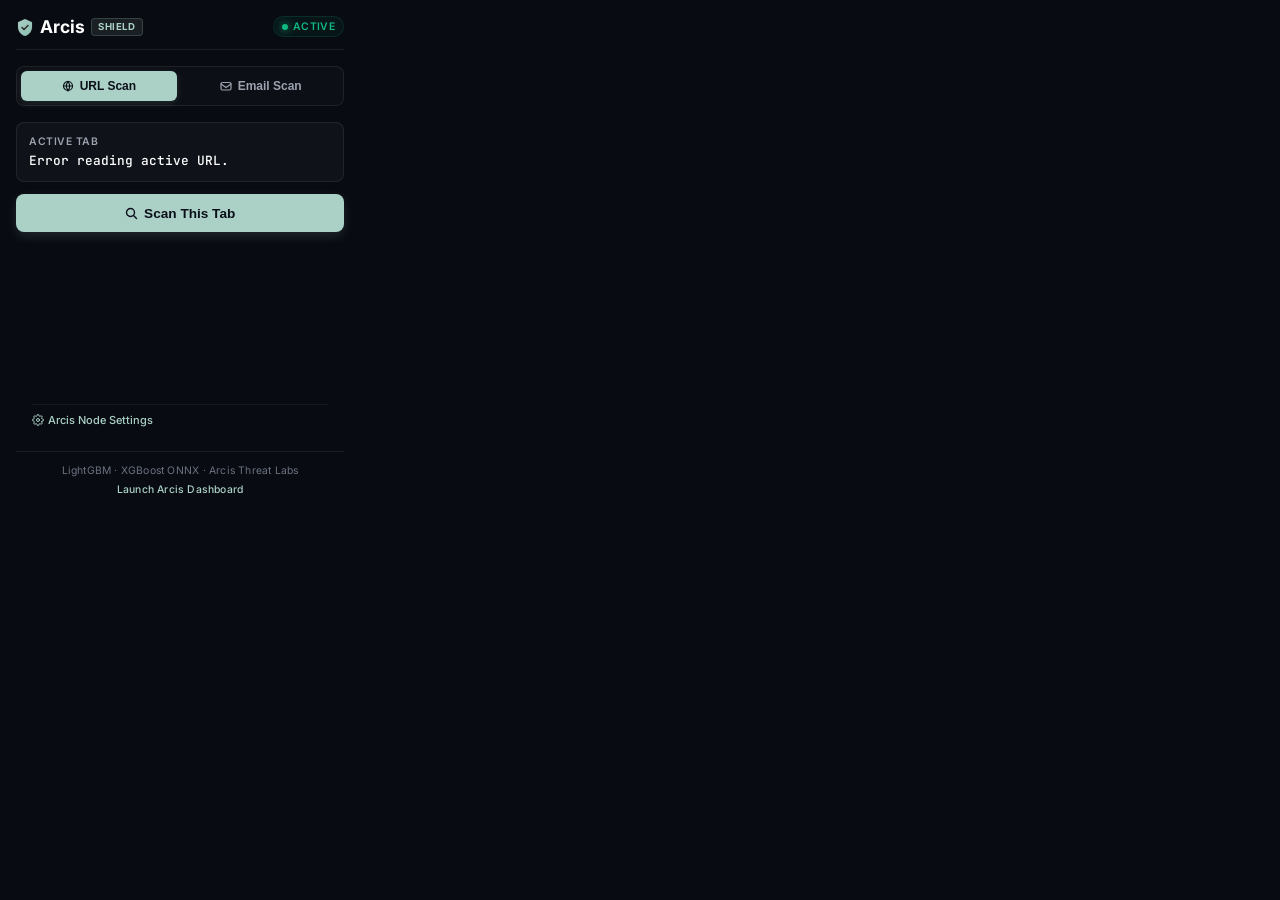
<file: extension/popup.html>
<!DOCTYPE html>
<html lang="en">
<head>
    <meta charset="UTF-8">
    <meta name="viewport" content="width=device-width, initial-scale=1.0">
    <title>Arcis Shield</title>
    <link rel="preconnect" href="https://fonts.googleapis.com">
    <link rel="preconnect" href="https://fonts.gstatic.com" crossorigin>
    <link href="https://fonts.googleapis.com/css2?family=Inter:wght@400;500;600;700&family=JetBrains+Mono:wght@500;600&display=swap" rel="stylesheet">
    <link rel="stylesheet" href="popup.css">
</head>
<body>
<div class="popup">

    <!-- Header -->
    <header class="p-header">
        <div class="p-brand">
            <div class="p-logo" aria-hidden="true">
                <svg width="18" height="18" viewBox="0 0 18 18" fill="none">
                    <path d="M9 1L2 4.25V9C2 13.15 5.1 17.05 9 18C12.9 17.05 16 13.15 16 9V4.25L9 1Z"
                          fill="url(#ps-g)" stroke="rgba(171,209,198,0.25)" stroke-width="0.5"/>
                    <path d="M6 9.5L8 11.5L12 7.5" stroke="#312F2C" stroke-width="1.6"
                          stroke-linecap="round" stroke-linejoin="round"/>
                    <defs>
                        <linearGradient id="ps-g" x1="2" y1="1" x2="16" y2="18" gradientUnits="userSpaceOnUse">
                            <stop offset="0%" stop-color="#ABD1C6"/>
                            <stop offset="100%" stop-color="#8bbcb0"/>
                        </linearGradient>
                    </defs>
                </svg>
            </div>
            <span class="p-brand__name">Arcis</span>
            <span class="p-brand__badge">SHIELD</span>
        </div>
        <div class="p-node" role="status">
            <span class="p-node__dot" aria-hidden="true"></span>
            <span class="p-node__label">ACTIVE</span>
        </div>
    </header>

    <!-- Tabs -->
    <div class="p-tabs" role="tablist">
        <button class="p-tab p-tab--active" data-tab="url-tab" role="tab" aria-selected="true" type="button">
            <svg width="12" height="12" viewBox="0 0 12 12" fill="none" aria-hidden="true">
                <circle cx="6" cy="6" r="4.5" stroke="currentColor" stroke-width="1.2"/>
                <path d="M1.5 6h9M6 1.5c-1 1.4-1.7 2.9-1.7 4.5s.7 3.1 1.7 4.5M6 1.5c1 1.4 1.7 2.9 1.7 4.5S7 9.6 6 11" stroke="currentColor" stroke-width="1.2" stroke-linecap="round"/>
            </svg>
            URL Scan
        </button>
        <button class="p-tab" data-tab="email-tab" role="tab" aria-selected="false" type="button">
            <svg width="12" height="12" viewBox="0 0 12 12" fill="none" aria-hidden="true">
                <rect x="1" y="2.5" width="10" height="7.5" rx="1.5" stroke="currentColor" stroke-width="1.2"/>
                <path d="M1 4l5 3.5L11 4" stroke="currentColor" stroke-width="1.2" stroke-linecap="round"/>
            </svg>
            Email Scan
        </button>
    </div>

    <main class="p-main">

        <!-- URL TAB -->
        <div id="url-tab" class="p-pane" role="tabpanel">

            <div class="site-row">
                <span class="site-row__label">Active Tab</span>
                <span id="active-url" class="site-row__url">Detecting…</span>
            </div>

            <button id="scan-btn" class="p-btn" type="button">
                <svg width="13" height="13" viewBox="0 0 13 13" fill="none" aria-hidden="true">
                    <circle cx="5.5" cy="5.5" r="4" stroke="currentColor" stroke-width="1.4"/>
                    <path d="M8.5 8.5L11.5 11.5" stroke="currentColor" stroke-width="1.4" stroke-linecap="round"/>
                </svg>
                Scan This Tab
            </button>

            <div id="loading-state" class="p-loading hidden" aria-live="polite">
                <div class="p-spinner" aria-hidden="true"></div>
                <span>Analyzing URL…</span>
            </div>

            <div id="result-state" class="p-result hidden" aria-live="polite">
                <div class="p-score">
                    <span id="risk-score" class="p-score__pct">0%</span>
                    <span class="p-score__label">Phishing Risk</span>
                </div>
                <div id="status-alert" class="p-verdict-pill">
                    <svg width="10" height="10" viewBox="0 0 10 10" fill="none" aria-hidden="true">
                        <path d="M2 5.5L4 7.5L8 3.5" stroke="currentColor" stroke-width="1.5" stroke-linecap="round" stroke-linejoin="round"/>
                    </svg>
                    SAFE
                </div>
                <div class="p-findings">
                    <span class="p-findings__title">Findings</span>
                    <ul id="findings-list" class="p-findings__list"></ul>
                </div>
            </div>

        </div>

        <!-- EMAIL TAB -->
        <div id="email-tab" class="p-pane hidden" role="tabpanel">

            <form id="email-form" class="p-form" novalidate>
                <div class="p-field">
                    <label class="p-field__label" for="email-sender">Sender</label>
                    <input type="email" id="email-sender" class="p-field__input"
                           placeholder="billing@paypal-verify.com" autocomplete="off" required>
                </div>
                <div class="p-field">
                    <label class="p-field__label" for="email-subject">Subject</label>
                    <input type="text" id="email-subject" class="p-field__input"
                           placeholder="Action Required: Verification" autocomplete="off">
                </div>
                <div class="p-field">
                    <label class="p-field__label" for="email-body">Body Preview</label>
                    <textarea id="email-body" class="p-field__textarea" rows="2"
                              placeholder="Please click the link to verify your account…"></textarea>
                </div>
                <div class="p-auth-grid">
                    <div class="p-field">
                        <label class="p-field__label" for="email-spf">SPF</label>
                        <select id="email-spf" class="p-field__select">
                            <option value="none">None</option>
                            <option value="pass">Pass</option>
                            <option value="fail">Fail</option>
                        </select>
                    </div>
                    <div class="p-field">
                        <label class="p-field__label" for="email-dkim">DKIM</label>
                        <select id="email-dkim" class="p-field__select">
                            <option value="none">None</option>
                            <option value="pass">Pass</option>
                            <option value="fail">Fail</option>
                        </select>
                    </div>
                    <div class="p-field">
                        <label class="p-field__label" for="email-dmarc">DMARC</label>
                        <select id="email-dmarc" class="p-field__select">
                            <option value="none">None</option>
                            <option value="pass">Pass</option>
                            <option value="fail">Fail</option>
                        </select>
                    </div>
                </div>
                <button type="submit" id="email-scan-btn" class="p-btn">
                    <svg width="13" height="13" viewBox="0 0 13 13" fill="none" aria-hidden="true">
                        <rect x="1" y="2.5" width="11" height="8.5" rx="1.5" stroke="currentColor" stroke-width="1.4"/>
                        <path d="M1 5l5.5 3.5L12 5" stroke="currentColor" stroke-width="1.4" stroke-linecap="round"/>
                    </svg>
                    Verify Sender
                </button>
            </form>

            <div id="email-loading-state" class="p-loading hidden" aria-live="polite">
                <div class="p-spinner" aria-hidden="true"></div>
                <span>Verifying sender…</span>
            </div>

            <div id="email-result-state" class="p-result hidden" aria-live="polite">
                <div class="p-score">
                    <span id="email-risk-score" class="p-score__pct">0%</span>
                    <span class="p-score__label">Sender Risk</span>
                </div>
                <div id="email-status-alert" class="p-verdict-pill">
                    <svg width="10" height="10" viewBox="0 0 10 10" fill="none" aria-hidden="true">
                        <path d="M2 5.5L4 7.5L8 3.5" stroke="currentColor" stroke-width="1.5" stroke-linecap="round" stroke-linejoin="round"/>
                    </svg>
                    SAFE SENDER
                </div>
                <div class="p-findings">
                    <span class="p-findings__title">Risk Signals</span>
                    <ul id="email-findings-list" class="p-findings__list"></ul>
                </div>
            </div>

        </div>

    </main>

    <!-- Collapsible Settings -->
    <details class="p-settings" style="margin: 0 16px 8px; font-size: 11px; color: #a0a09e; border-top: 1px solid rgba(255,255,255,0.05); padding-top: 8px;">
        <summary style="cursor: pointer; user-select: none; font-weight: 500; display: flex; align-items: center; gap: 4px; color: #ABD1C6;">
            <svg width="12" height="12" viewBox="0 0 24 24" fill="none" stroke="currentColor" stroke-width="2" stroke-linecap="round" stroke-linejoin="round"><circle cx="12" cy="12" r="3"></circle><path d="M19.4 15a1.65 1.65 0 0 0 .33 1.82l.06.06a2 2 0 1 1-2.83 2.83l-.06-.06a1.65 1.65 0 0 0-1.82-.33 1.65 1.65 0 0 0-1 1.51V21a2 2 0 0 1-4 0v-.09A1.65 1.65 0 0 0 9 19.4a1.65 1.65 0 0 0-1.82.33l-.06.06a2 2 0 1 1-2.83-2.83l.06-.06a1.65 1.65 0 0 0 .33-1.82 1.65 1.65 0 0 0-1.51-1H3a2 2 0 0 1 0-4h.09A1.65 1.65 0 0 0 4.6 9a1.65 1.65 0 0 0-.33-1.82l-.06-.06a2 2 0 1 1 2.83-2.83l.06.06a1.65 1.65 0 0 0 1.82.33H9a1.65 1.65 0 0 0 1-1.51V3a2 2 0 0 1 4 0v.09a1.65 1.65 0 0 0 1 1.51 1.65 1.65 0 0 0 1.82-.33l.06-.06a2 2 0 1 1 2.83 2.83l-.06.06a1.65 1.65 0 0 0-.33 1.82V9a1.65 1.65 0 0 0 1.51 1H21a2 2 0 0 1 0 4h-.09a1.65 1.65 0 0 0-1.51 1z"></path></svg>
            Arcis Node Settings
        </summary>
        <div style="margin-top: 8px; display: flex; flex-direction: column; gap: 6px;">
            <label for="settings-backend-url" style="color: #7b7b79;">Scan Engine API Endpoint:</label>
            <input type="text" id="settings-backend-url" style="background: rgba(0,0,0,0.2); border: 1px solid rgba(255,255,255,0.1); border-radius: 4px; padding: 4px 8px; color: #fff; font-family: monospace; font-size: 11px;" value="https://arcis-dvgq.onrender.com" placeholder="https://your-node.onrender.com">
            
            <label for="settings-api-key" style="color: #7b7b79; margin-top: 4px;">API Authentication Key:</label>
            <input type="password" id="settings-api-key" style="background: rgba(0,0,0,0.2); border: 1px solid rgba(255,255,255,0.1); border-radius: 4px; padding: 4px 8px; color: #fff; font-family: monospace; font-size: 11px;" value="" placeholder="API authentication key">
            
            <button type="button" id="settings-save-btn" style="margin-top: 6px; background: #ABD1C6; color: #1c1c1a; border: none; border-radius: 4px; padding: 6px; font-weight: 600; cursor: pointer; transition: all 0.2s;">Save Settings</button>
            <span id="settings-status" style="display: none; margin-top: 4px; font-weight: 500; font-size: 10px; color: #ABD1C6;"></span>
            <span style="color: #7b7b79; font-size: 9px; line-height: 1.2;">Note: Modify host permissions in manifest.json if deploying to custom domains.</span>
        </div>
    </details>

    <footer class="p-footer">
        LightGBM · XGBoost ONNX · Arcis Threat Labs
        <div style="margin-top: 6px;">
            <a id="launch-dashboard-link" href="https://arcis-dvgq.onrender.com" target="_blank" style="color: #ABD1C6; text-decoration: none; font-weight: 500;">Launch Arcis Dashboard</a>
        </div>
    </footer>

</div>
<script src="popup.js"></script>
</body>
</html>
</file>
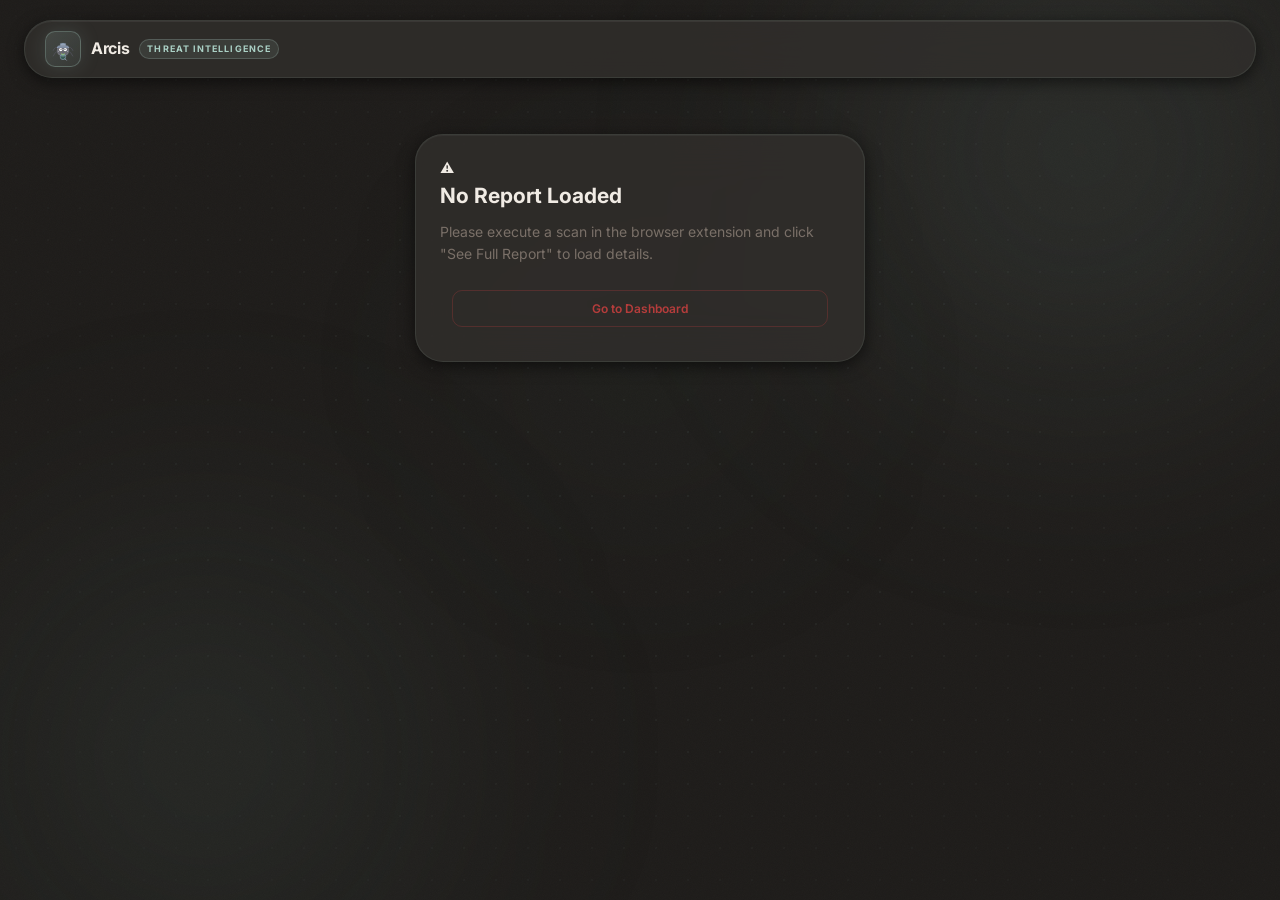
<file: frontend/report.html>
<!DOCTYPE html>
<html lang="en">
<head>
    <meta charset="UTF-8">
    <meta name="viewport" content="width=device-width, initial-scale=1.0">
    <title>Arcis — Detailed Scan Report</title>
    <link rel="preconnect" href="https://fonts.googleapis.com">
    <link rel="preconnect" href="https://fonts.gstatic.com" crossorigin>
    <link href="https://fonts.googleapis.com/css2?family=Inter:wght@300;400;500;600;700;800;900&family=JetBrains+Mono:wght@400;500;600&display=swap" rel="stylesheet">
    <link rel="stylesheet" href="style.css">
    <link rel="icon" type="image/svg+xml" href="icon.svg">
</head>
<body>

    <!-- Ambient background -->
    <div class="bg-canvas" aria-hidden="true">
        <div class="bg-orb bg-orb--1"></div>
        <div class="bg-orb bg-orb--2"></div>
        <div class="bg-orb bg-orb--3"></div>
        <div class="bg-grid"></div>
        <div class="bg-noise"></div>
    </div>

    <div class="app-shell app-shell--report">

        <!-- ═══════════════════════════ NAV ═══════════════════════════ -->
        <header class="topbar">
            <div class="topbar__brand">
                <div class="brand-logo">
                    <img src="icon.svg" width="28" height="28" alt="Arcis logo" aria-hidden="true">
                </div>
                <span class="brand-name">Arcis</span>
                <span class="brand-badge">THREAT INTELLIGENCE</span>
            </div>
            <div class="topbar__actions">
                <a href="/" class="btn-upgrade btn-upgrade--report">Launch Dashboard</a>
            </div>
        </header>

        <!-- Main Report Workspace -->
        <main id="main-content" class="report-container">
            <!-- Loading state by default -->
            <div class="card no-report-card" id="state-loading">
                <div class="spinner spinner--large"></div>
                <h2>Parsing Threat Report...</h2>
                <p class="report-card-text">Decompressing and parsing payload data.</p>
            </div>

            <!-- Error state -->
            <div class="card no-report-card hidden" id="state-error">
                <div class="no-report-icon">⚠️</div>
                <h2>No Report Loaded</h2>
                <p class="report-card-text report-card-text--center">Please execute a scan in the browser extension and click "See Full Report" to load details.</p>
                <a href="/" class="btn-clear btn-clear--action">Go to Dashboard</a>
            </div>

            <!-- Loaded Report View -->
            <div class="hidden" id="report-view">
                <div class="report-header">
                    <div>
                        <div class="scanner-hero__eyebrow scanner-hero__eyebrow--report">
                            <span class="eyebrow-dot eyebrow-dot--violet"></span>
                            Gmail Threat Analysis Report
                        </div>
                        <h1 class="scanner-hero__title scanner-hero__title--report">Threat Details</h1>
                    </div>
                </div>

                <div class="report-grid">
                    <!-- Left Column: Gauge and Key Metrics -->
                    <div class="flex flex-col gap-4">
                        <div class="card card--gauge report-card--gauge">
                            <div class="card__header report-card__header">
                                <div class="card__badge report-badge" id="report-verdict-badge">ANALYZING</div>
                            </div>
                            <div class="gauge-ring-wrap report-gauge-wrap">
                                <svg class="gauge-ring" width="200" height="200" viewBox="0 0 200 200">
                                    <circle class="gauge-ring__track" cx="100" cy="100" r="80" />
                                    <circle id="report-risk-progress" class="gauge-ring__fill" cx="100" cy="100" r="80" />
                                </svg>
                                <div class="gauge-ring__inner">
                                    <span id="report-risk-percentage" class="gauge-pct">0%</span>
                                    <span id="report-risk-label" class="gauge-label">SAFE</span>
                                </div>
                            </div>
                        </div>

                        <!-- Scraped Metadata Details -->
                        <div class="card">
                            <div class="card__header">
                                <h3 class="card__title">Scraped Metadata</h3>
                            </div>
                            <div class="report-meta-grid">
                                <div class="report-meta-item report-meta-item--span-2">
                                    <div class="report-meta-label">Subject</div>
                                    <div class="report-meta-val" id="report-subject">—</div>
                                </div>
                                <div class="report-meta-item">
                                    <div class="report-meta-label">Sender</div>
                                    <div class="report-meta-val" id="report-sender">—</div>
                                </div>
                                <div class="report-meta-item">
                                    <div class="report-meta-label">CC Recipients</div>
                                    <div class="report-meta-val" id="report-cc">None</div>
                                </div>
                            </div>
                        </div>
                    </div>

                    <!-- Right Column: Details list and Link checker results -->
                    <div class="flex flex-col gap-4">
                        <!-- Risk Signals -->
                        <div class="card">
                            <div class="card__header">
                                <h3 class="card__title">Detected Signals</h3>
                            </div>
                            <div id="report-signals-list" class="indicator-feed report-signals-list">
                                <!-- Signals inject here -->
                            </div>
                        </div>

                        <!-- Link Scan Results Table -->
                        <div class="card">
                            <div class="card__header">
                                <h3 class="card__title">Scanned Hyperlinks</h3>
                            </div>
                            <div class="table-scroll">
                                <table class="link-table">
                                    <thead>
                                        <tr>
                                            <th>Target Link</th>
                                            <th>Threat Score</th>
                                            <th>Verdict</th>
                                        </tr>
                                    </thead>
                                    <tbody id="report-links-tbody">
                                        <!-- Scanned links list -->
                                    </tbody>
                                </table>
                            </div>
                        </div>

                        <!-- Email Body Snippet -->
                        <div class="card">
                            <div class="card__header">
                                <h3 class="card__title">Body Preview</h3>
                            </div>
                            <div class="report-body-panel">
                                <p id="report-body" class="report-body">—</p>
                            </div>
                        </div>
                    </div>
                </div>
            </div>
        </main>
    </div>
    <script>
        (function() {
            const CIRCUMFERENCE = 2 * Math.PI * 80; // 502.65
            
            const stateLoading = document.getElementById('state-loading');
            const stateError = document.getElementById('state-error');
            const reportView = document.getElementById('report-view');

            const verdictBadge = document.getElementById('report-verdict-badge');
            const riskProgress = document.getElementById('report-risk-progress');
            const riskPct = document.getElementById('report-risk-percentage');
            const riskLabel = document.getElementById('report-risk-label');

            const reportSubject = document.getElementById('report-subject');
            const reportSender = document.getElementById('report-sender');
            const reportCc = document.getElementById('report-cc');
            const reportBody = document.getElementById('report-body');

            const signalsList = document.getElementById('report-signals-list');
            const linksTbody = document.getElementById('report-links-tbody');

            // Parse URL query parameter
            const urlParams = new URLSearchParams(window.location.search);
            const idParam = urlParams.get('id');
            const dataParam = urlParams.get('data');

            if (!idParam && !dataParam) {
                stateLoading.classList.add('hidden');
                stateError.classList.remove('hidden');
                return;
            }

            function renderReport(report) {
                // Populate Text Metadata
                reportSubject.textContent = report.subject || '(No Subject)';
                reportSender.textContent = report.sender || 'Unknown';
                reportCc.textContent = (report.cc && report.cc.length > 0) ? report.cc.join(', ') : 'None';
                reportBody.textContent = report.body || '(Empty Body)';

                // Render Gauge Status
                const risk = report.risk_score_pct || 0;
                riskPct.textContent = `${risk.toFixed(1)}%`;
                const offset = CIRCUMFERENCE - (risk / 100) * CIRCUMFERENCE;
                riskProgress.setAttribute('stroke-dashoffset', offset);

                let statusClass;
                if (risk < 30) {
                    statusClass = 'badge-status--safe';
                } else if (risk < 70) {
                    statusClass = 'badge-status--warn';
                } else {
                    statusClass = 'badge-status--danger';
                }

                verdictBadge.className = `badge-status ${statusClass}`;
                verdictBadge.textContent = badgeText;
                riskProgress.setAttribute('stroke', risk < 30 ? 'var(--safe)' : risk < 70 ? 'var(--warn)' : 'var(--danger)');
                riskLabel.textContent = badgeText;
                riskLabel.className = `gauge-label gauge-label--${risk < 30 ? 'safe' : risk < 70 ? 'warn' : 'danger'}`;

                // Render Signals
                signalsList.innerHTML = '';
                const reasons = report.reasons || [];
                if (reasons.length === 0) {
                    const div = document.createElement('div');
                    div.className = 'indicator-item';
                    const dot = document.createElement('span');
                    dot.className = 'indicator-dot indicator-dot--safe';
                    const text = document.createElement('span');
                    text.className = 'indicator-text';
                    text.textContent = 'No significant threats or anomalies detected.';
                    div.appendChild(dot);
                    div.appendChild(text);
                    signalsList.appendChild(div);
                } else {
                    reasons.forEach((reason) => {
                        const isDanger = reason.includes('🚨') || reason.includes('failed') || reason.includes('suspicious') || reason.includes('overdue') || reason.includes('suspend');
                        const div = document.createElement('div');
                        div.className = 'indicator-item';
                        const dot = document.createElement('span');
                        dot.className = `indicator-dot ${isDanger ? 'indicator-dot--danger' : 'indicator-dot--warn'}`;
                        const text = document.createElement('span');
                        text.className = 'indicator-text';
                        text.textContent = reason;
                        div.appendChild(dot);
                        div.appendChild(text);
                        signalsList.appendChild(div);
                    });
                }

                // Render Scanned Links Table
                linksTbody.innerHTML = '';
                const links = report.links || [];
                if (links.length === 0) {
                    const emptyRow = document.createElement('tr');
                    const emptyCell = document.createElement('td');
                    emptyCell.setAttribute('colspan', '3');
                    emptyCell.className = 'table-empty-row';
                    emptyCell.textContent = 'No links extracted from the email.';
                    emptyRow.appendChild(emptyCell);
                    linksTbody.appendChild(emptyRow);
                } else {
                    links.forEach(link => {
                        const tr = document.createElement('tr');
                        const linkUrl = link.url;
                        const resolvedUrl = link.resolved_url || linkUrl;
                        const score = link.risk !== undefined ? link.risk : 0;
                        
                        let badgeClass, verdictText;
                        if (score < 30) {
                            badgeClass = 'badge-status--safe';
                            verdictText = 'SAFE';
                        } else if (score < 70) {
                            badgeClass = 'badge-status--warn';
                            verdictText = 'SUSPICIOUS';
                        } else {
                            badgeClass = 'badge-status--danger';
                            verdictText = 'DANGEROUS';
                        }

                        const tdUrl = document.createElement('td');
                        const divLinkUrl = document.createElement('div');
                        divLinkUrl.className = 'link-url';
                        divLinkUrl.title = linkUrl;
                        divLinkUrl.textContent = linkUrl;
                        tdUrl.appendChild(divLinkUrl);
                        
                        if (resolvedUrl && resolvedUrl !== linkUrl) {
                            const divRedirect = document.createElement('div');
                            divRedirect.className = 'redirect-info';
                            divRedirect.appendChild(document.createTextNode('↳ Redirects to: '));
                            
                            const spanRedirect = document.createElement('span');
                            spanRedirect.className = 'redirect-url';
                            spanRedirect.textContent = resolvedUrl;
                            
                            divRedirect.appendChild(spanRedirect);
                            tdUrl.appendChild(divRedirect);
                        }
                        tr.appendChild(tdUrl);
                        
                        const tdScore = document.createElement('td');
                        const spanScore = document.createElement('span');
                        spanScore.className = 'mono-value';
                        spanScore.textContent = `${score.toFixed(1)}%`;
                        tdScore.appendChild(spanScore);
                        tr.appendChild(tdScore);
                        
                        const tdVerdict = document.createElement('td');
                        const spanVerdict = document.createElement('span');
                        spanVerdict.className = `badge-status ${badgeClass}`;
                        spanVerdict.textContent = verdictText;
                        tdVerdict.appendChild(spanVerdict);
                        tr.appendChild(tdVerdict);
                        
                        linksTbody.appendChild(tr);
                    });
                }

                // Show main view
                stateLoading.classList.add('hidden');
                reportView.classList.remove('hidden');
            }

            if (idParam) {
                loadReportWithKey(localStorage.getItem('arcis_api_key') || '');
            } else if (dataParam) {
                try {
                    const decodedData = decodeURIComponent(escape(atob(dataParam)));
                    const report = JSON.parse(decodedData);
                    renderReport(report);
                } catch (err) {
                    console.error(err);
                    stateLoading.classList.add('hidden');
                    stateError.classList.remove('hidden');
                }
            }

            const API_BASE = window.location.origin.startsWith('file://') ? 'http://localhost:5001' : window.location.origin;

            function loadReportWithKey(key) {
                fetch(`${API_BASE}/api/report/${idParam}`, {
                    headers: {
                        'X-API-Key': key
                    }
                })
                .then(res => {
                    if (res.status === 403 || res.status === 401) {
                        const userKey = prompt("This report is protected. Please enter your Arcis API Key:");
                        if (userKey) {
                            localStorage.setItem('arcis_api_key', userKey);
                            loadReportWithKey(userKey);
                        } else {
                            throw new Error('Unauthorized');
                        }
                        return null;
                    }
                    if (!res.ok) throw new Error('Failed to load report from server');
                    return res.json();
                })
                .then(report => {
                    if (report) {
                        renderReport(report);
                    }
                })
                .catch(err => {
                    console.error(err);
                    stateLoading.classList.add('hidden');
                    stateError.classList.remove('hidden');
                });
            }
        })();
    </script>
</body>
</html>
</file>
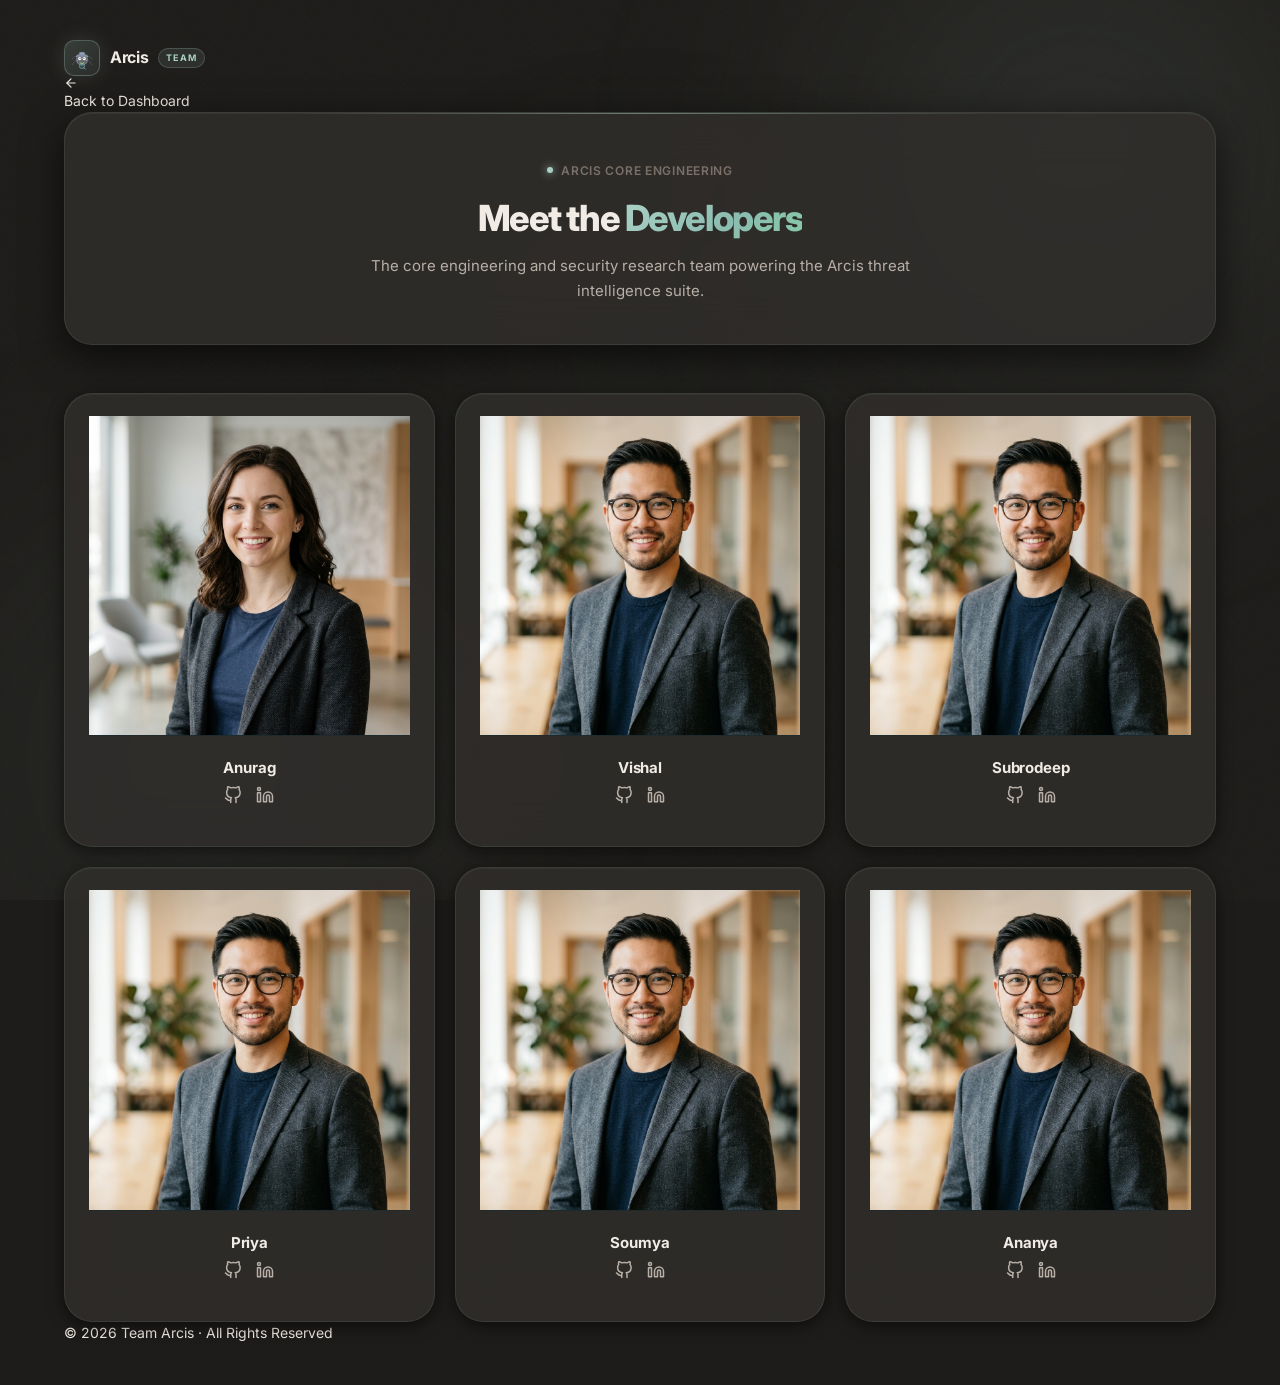
<file: frontend/team.html>
<!DOCTYPE html>
<html lang="en">
<head>
    <meta charset="UTF-8">
    <meta name="viewport" content="width=device-width, initial-scale=1.0">
    <title>Arcis — Arcis Development Team</title>
    <link rel="preconnect" href="https://fonts.googleapis.com">
    <link rel="preconnect" href="https://fonts.gstatic.com" crossorigin>
    <link href="https://fonts.googleapis.com/css2?family=Inter:wght@300;400;500;600;700;800;900&family=JetBrains+Mono:wght@400;500;600&display=swap" rel="stylesheet">
    <link rel="stylesheet" href="style.css">
    <link rel="icon" type="image/svg+xml" href="icon.svg">
</head>
<body>

    <!-- Ambient background -->
    <div class="bg-canvas" aria-hidden="true">
        <div class="bg-orb bg-orb--1"></div>
        <div class="bg-orb bg-orb--2"></div>
        <div class="bg-orb bg-orb--3"></div>
        <div class="bg-grid"></div>
        <div class="bg-noise"></div>
    </div>

    <div class="team-page-shell">
        <header class="team-page-header">
            <div class="topbar__brand topbar__brand--clean">
                <div class="brand-logo">
                    <img src="icon.svg" width="28" height="28" alt="Arcis logo">
                </div>
                <span class="brand-name">Arcis</span>
                <span class="brand-badge">TEAM</span>
            </div>
            <a href="/" class="back-btn">
                <svg width="14" height="14" viewBox="0 0 24 24" fill="none" stroke="currentColor" stroke-width="2" stroke-linecap="round" stroke-linejoin="round"><line x1="19" y1="12" x2="5" y2="12"></line><polyline points="12 19 5 12 12 5"></polyline></svg>
                Back to Dashboard
            </a>
        </header>

        <main>
            <div class="scanner-hero scanner-hero--centered">
                <div class="scanner-hero__eyebrow scanner-hero__eyebrow--center">
                    <span class="eyebrow-dot eyebrow-dot--blue" aria-hidden="true"></span>
                    Arcis Core Engineering
                </div>
                <h1 class="scanner-hero__title">Meet the <span class="gradient-text">Developers</span></h1>
                <p class="scanner-hero__sub">The core engineering and security research team powering the Arcis threat intelligence suite.</p>
            </div>

            <div class="team-grid">
                <!-- Member 1: Anurag -->
                <div class="team-card card">
                    <div class="team-card__image-container">
                        <img src="img/1.png" alt="Anurag" class="team-card__image">
                    </div>
                    <div class="team-card__content">
                        <h3 class="team-card__name">Anurag</h3>

                        <div class="team-card__links">
                            <a href="https://github.com/the-wilful-youth" target="_blank" rel="noopener noreferrer" title="GitHub" class="team-link">
                                <svg width="18" height="18" viewBox="0 0 24 24" fill="none" stroke="currentColor" stroke-width="2" stroke-linecap="round" stroke-linejoin="round"><path d="M9 19c-5 1.5-5-2.5-7-3m14 6v-3.87a3.37 3.37 0 0 0-.94-2.61c3.14-.35 6.44-1.54 6.44-7A5.44 5.44 0 0 0 20 4.77 5.07 5.07 0 0 0 19.91 1S18.73.65 16 2.48a13.38 13.38 0 0 0-7 0C6.27.65 5.09 1 5.09 1A5.07 5.07 0 0 0 5 4.77a5.44 5.44 0 0 0-1.5 3.78c0 5.42 3.3 6.61 6.44 7A3.37 3.37 0 0 0 9 18.13V22"></path></svg>
                            </a>
                            <a href="https://www.linkedin.com/in/anuragbhowmick/" target="_blank" rel="noopener noreferrer" title="LinkedIn" class="team-link">
                                <svg width="18" height="18" viewBox="0 0 24 24" fill="none" stroke="currentColor" stroke-width="2" stroke-linecap="round" stroke-linejoin="round"><path d="M16 8a6 6 0 0 1 6 6v7h-4v-7a2 2 0 0 0-2-2 2 2 0 0 0-2 2v7h-4v-7a6 6 0 0 1 6-6z"></path><rect x="2" y="9" width="4" height="12"></rect><circle cx="4" cy="4" r="2"></circle></svg>
                            </a>
                        </div>
                    </div>
                </div>

                <!-- Member 2: Vishal -->
                <div class="team-card card">
                    <div class="team-card__image-container">
                        <img src="img/2.png" alt="Vishal" class="team-card__image">
                    </div>
                    <div class="team-card__content">
                        <h3 class="team-card__name">Vishal</h3>

                        <div class="team-card__links">
                            <a href="https://github.com/vishalsingh-data" target="_blank" rel="noopener noreferrer" title="GitHub" class="team-link">
                                <svg width="18" height="18" viewBox="0 0 24 24" fill="none" stroke="currentColor" stroke-width="2" stroke-linecap="round" stroke-linejoin="round"><path d="M9 19c-5 1.5-5-2.5-7-3m14 6v-3.87a3.37 3.37 0 0 0-.94-2.61c3.14-.35 6.44-1.54 6.44-7A5.44 5.44 0 0 0 20 4.77 5.07 5.07 0 0 0 19.91 1S18.73.65 16 2.48a13.38 13.38 0 0 0-7 0C6.27.65 5.09 1 5.09 1A5.07 5.07 0 0 0 5 4.77a5.44 5.44 0 0 0-1.5 3.78c0 5.42 3.3 6.61 6.44 7A3.37 3.37 0 0 0 9 18.13V22"></path></svg>
                            </a>
                            <a href="https://www.linkedin.com/in/vishal-singh-1686b335b/" target="_blank" rel="noopener noreferrer" title="LinkedIn" class="team-link">
                                <svg width="18" height="18" viewBox="0 0 24 24" fill="none" stroke="currentColor" stroke-width="2" stroke-linecap="round" stroke-linejoin="round"><path d="M16 8a6 6 0 0 1 6 6v7h-4v-7a2 2 0 0 0-2-2 2 2 0 0 0-2 2v7h-4v-7a6 6 0 0 1 6-6z"></path><rect x="2" y="9" width="4" height="12"></rect><circle cx="4" cy="4" r="2"></circle></svg>
                            </a>
                        </div>
                    </div>
                </div>

                <!-- Member 3: Subrodeep -->
                <div class="team-card card">
                    <div class="team-card__image-container">
                        <img src="img/3.png" alt="Subrodeep" class="team-card__image">
                    </div>
                    <div class="team-card__content">
                        <h3 class="team-card__name">Subrodeep</h3>

                        <div class="team-card__links">
                            <a href="https://github.com/Subhro1225" target="_blank" rel="noopener noreferrer" title="GitHub" class="team-link">
                                <svg width="18" height="18" viewBox="0 0 24 24" fill="none" stroke="currentColor" stroke-width="2" stroke-linecap="round" stroke-linejoin="round"><path d="M9 19c-5 1.5-5-2.5-7-3m14 6v-3.87a3.37 3.37 0 0 0-.94-2.61c3.14-.35 6.44-1.54 6.44-7A5.44 5.44 0 0 0 20 4.77 5.07 5.07 0 0 0 19.91 1S18.73.65 16 2.48a13.38 13.38 0 0 0-7 0C6.27.65 5.09 1 5.09 1A5.07 5.07 0 0 0 5 4.77a5.44 5.44 0 0 0-1.5 3.78c0 5.42 3.3 6.61 6.44 7A3.37 3.37 0 0 0 9 18.13V22"></path></svg>
                            </a>
                            <a href="https://www.linkedin.com/in/subhrodeep-bhattacharjee/" target="_blank" rel="noopener noreferrer" title="LinkedIn" class="team-link">
                                <svg width="18" height="18" viewBox="0 0 24 24" fill="none" stroke="currentColor" stroke-width="2" stroke-linecap="round" stroke-linejoin="round"><path d="M16 8a6 6 0 0 1 6 6v7h-4v-7a2 2 0 0 0-2-2 2 2 0 0 0-2 2v7h-4v-7a6 6 0 0 1 6-6z"></path><rect x="2" y="9" width="4" height="12"></rect><circle cx="4" cy="4" r="2"></circle></svg>
                            </a>
                        </div>
                    </div>
                </div>

                <!-- Member 4: Priya -->
                <div class="team-card card">
                    <div class="team-card__image-container">
                        <img src="img/4.png" alt="Priya" class="team-card__image">
                    </div>
                    <div class="team-card__content">
                        <h3 class="team-card__name">Priya</h3>

                        <div class="team-card__links">
                            <a href="https://github.com/priyaghosh77708-cpu" target="_blank" rel="noopener noreferrer" title="GitHub" class="team-link">
                                <svg width="18" height="18" viewBox="0 0 24 24" fill="none" stroke="currentColor" stroke-width="2" stroke-linecap="round" stroke-linejoin="round"><path d="M9 19c-5 1.5-5-2.5-7-3m14 6v-3.87a3.37 3.37 0 0 0-.94-2.61c3.14-.35 6.44-1.54 6.44-7A5.44 5.44 0 0 0 20 4.77 5.07 5.07 0 0 0 19.91 1S18.73.65 16 2.48a13.38 13.38 0 0 0-7 0C6.27.65 5.09 1 5.09 1A5.07 5.07 0 0 0 5 4.77a5.44 5.44 0 0 0-1.5 3.78c0 5.42 3.3 6.61 6.44 7A3.37 3.37 0 0 0 9 18.13V22"></path></svg>
                            </a>
                            <a href="https://www.linkedin.com/in/priya-ghosh777/" target="_blank" rel="noopener noreferrer" title="LinkedIn" class="team-link">
                                <svg width="18" height="18" viewBox="0 0 24 24" fill="none" stroke="currentColor" stroke-width="2" stroke-linecap="round" stroke-linejoin="round"><path d="M16 8a6 6 0 0 1 6 6v7h-4v-7a2 2 0 0 0-2-2 2 2 0 0 0-2 2v7h-4v-7a6 6 0 0 1 6-6z"></path><rect x="2" y="9" width="4" height="12"></rect><circle cx="4" cy="4" r="2"></circle></svg>
                            </a>
                        </div>
                    </div>
                </div>

                <!-- Member 5: Soumya -->
                <div class="team-card card">
                    <div class="team-card__image-container">
                        <img src="img/5.png" alt="Soumya" class="team-card__image">
                    </div>
                    <div class="team-card__content">
                        <h3 class="team-card__name">Soumya</h3>

                        <div class="team-card__links">
                            <a href="https://github.com/soumyayyy" target="_blank" rel="noopener noreferrer" title="GitHub" class="team-link">
                                <svg width="18" height="18" viewBox="0 0 24 24" fill="none" stroke="currentColor" stroke-width="2" stroke-linecap="round" stroke-linejoin="round"><path d="M9 19c-5 1.5-5-2.5-7-3m14 6v-3.87a3.37 3.37 0 0 0-.94-2.61c3.14-.35 6.44-1.54 6.44-7A5.44 5.44 0 0 0 20 4.77 5.07 5.07 0 0 0 19.91 1S18.73.65 16 2.48a13.38 13.38 0 0 0-7 0C6.27.65 5.09 1 5.09 1A5.07 5.07 0 0 0 5 4.77a5.44 5.44 0 0 0-1.5 3.78c0 5.42 3.3 6.61 6.44 7A3.37 3.37 0 0 0 9 18.13V22"></path></svg>
                            </a>
                            <a href="https://www.linkedin.com/in/soumyaa1110" target="_blank" rel="noopener noreferrer" title="LinkedIn" class="team-link">
                                <svg width="18" height="18" viewBox="0 0 24 24" fill="none" stroke="currentColor" stroke-width="2" stroke-linecap="round" stroke-linejoin="round"><path d="M16 8a6 6 0 0 1 6 6v7h-4v-7a2 2 0 0 0-2-2 2 2 0 0 0-2 2v7h-4v-7a6 6 0 0 1 6-6z"></path><rect x="2" y="9" width="4" height="12"></rect><circle cx="4" cy="4" r="2"></circle></svg>
                            </a>
                        </div>
                    </div>
                </div>

                <!-- Member 6: Ananya -->
                <div class="team-card card">
                    <div class="team-card__image-container">
                        <img src="img/6.png" alt="Ananya" class="team-card__image">
                    </div>
                    <div class="team-card__content">
                        <h3 class="team-card__name">Ananya</h3>

                        <div class="team-card__links">
                            <a href="https://github.com/lyuneth3" target="_blank" rel="noopener noreferrer" title="GitHub" class="team-link">
                                <svg width="18" height="18" viewBox="0 0 24 24" fill="none" stroke="currentColor" stroke-width="2" stroke-linecap="round" stroke-linejoin="round"><path d="M9 19c-5 1.5-5-2.5-7-3m14 6v-3.87a3.37 3.37 0 0 0-.94-2.61c3.14-.35 6.44-1.54 6.44-7A5.44 5.44 0 0 0 20 4.77 5.07 5.07 0 0 0 19.91 1S18.73.65 16 2.48a13.38 13.38 0 0 0-7 0C6.27.65 5.09 1 5.09 1A5.07 5.07 0 0 0 5 4.77a5.44 5.44 0 0 0-1.5 3.78c0 5.42 3.3 6.61 6.44 7A3.37 3.37 0 0 0 9 18.13V22"></path></svg>
                            </a>
                            <a href="https://www.linkedin.com/in/anannya-mohanty-a0015134a" target="_blank" rel="noopener noreferrer" title="LinkedIn" class="team-link">
                                <svg width="18" height="18" viewBox="0 0 24 24" fill="none" stroke="currentColor" stroke-width="2" stroke-linecap="round" stroke-linejoin="round"><path d="M16 8a6 6 0 0 1 6 6v7h-4v-7a2 2 0 0 0-2-2 2 2 0 0 0-2 2v7h-4v-7a6 6 0 0 1 6-6z"></path><rect x="2" y="9" width="4" height="12"></rect><circle cx="4" cy="4" r="2"></circle></svg>
                            </a>
                        </div>
                    </div>
                </div>
            </div>
        </main>

        <footer class="team-page-footer">
            <span class="footer__copy">&copy; 2026 Team Arcis · All Rights Reserved</span>
        </footer>
    </div>

</body>
</html>
</file>
<file: extension/popup.css>
:root {
    --bg-color: #080b11;
    --card-bg: rgba(255, 255, 255, 0.03);
    --border-color: rgba(255, 255, 255, 0.08);
    --border-color-hover: rgba(255, 255, 255, 0.16);
    --text-primary: #f3f4f6;
    --text-secondary: #9ca3af;
    --text-muted: #6b7280;
    --accent: #ABD1C6;
    --accent-dark: #8bbcb0;
    --accent-glow: rgba(171, 209, 198, 0.15);
    
    --color-safe: #10b981;
    --color-warn: #f59e0b;
    --color-danger: #ef4444;
}

* {
    box-sizing: border-box;
    margin: 0;
    padding: 0;
}

body {
    width: 360px;
    background-color: var(--bg-color);
    color: var(--text-primary);
    font-family: 'Inter', sans-serif;
    padding: 1rem;
    overflow-x: hidden;
}

.popup {
    display: flex;
    flex-direction: column;
    min-height: 480px;
}

/* Header */
.p-header {
    display: flex;
    justify-content: space-between;
    align-items: center;
    margin-bottom: 1rem;
    padding-bottom: 0.75rem;
    border-bottom: 1px solid var(--border-color);
}

.p-brand {
    display: flex;
    align-items: center;
    gap: 0.4rem;
}

.p-logo {
    display: flex;
    align-items: center;
    justify-content: center;
}

.p-brand__name {
    font-weight: 700;
    font-size: 1.1rem;
    letter-spacing: -0.01em;
    color: #ffffff;
}

.p-brand__badge {
    font-size: 0.6rem;
    font-weight: 700;
    color: var(--accent);
    background: rgba(171, 209, 198, 0.1);
    padding: 0.15rem 0.4rem;
    border-radius: 4px;
    border: 1px solid rgba(171, 209, 198, 0.2);
    letter-spacing: 0.05em;
}

.p-node {
    display: flex;
    align-items: center;
    gap: 0.35rem;
    background: rgba(16, 185, 129, 0.06);
    border: 1px solid rgba(16, 185, 129, 0.15);
    padding: 0.2rem 0.5rem;
    border-radius: 50px;
}

.p-node__dot {
    width: 6px;
    height: 6px;
    background-color: var(--color-safe);
    border-radius: 50%;
    box-shadow: 0 0 8px var(--color-safe);
    display: inline-block;
}

.p-node__label {
    font-size: 0.65rem;
    font-weight: 600;
    color: var(--color-safe);
    letter-spacing: 0.03em;
}

/* Tabs */
.p-tabs {
    display: flex;
    gap: 0.35rem;
    background: rgba(255, 255, 255, 0.02);
    border: 1px solid var(--border-color);
    padding: 0.25rem;
    border-radius: 8px;
    margin-bottom: 1rem;
}

.p-tab {
    flex: 1;
    display: flex;
    align-items: center;
    justify-content: center;
    gap: 0.35rem;
    background: transparent;
    border: none;
    outline: none;
    color: var(--text-secondary);
    font-size: 0.75rem;
    font-weight: 600;
    padding: 0.5rem 0.25rem;
    cursor: pointer;
    border-radius: 6px;
    transition: all 0.2s cubic-bezier(0.4, 0, 0.2, 1);
}

.p-tab:hover {
    color: #ffffff;
    background: rgba(255, 255, 255, 0.02);
}

.p-tab--active {
    color: #0b0f19;
    background: var(--accent);
    box-shadow: 0 2px 8px var(--accent-glow);
}

.p-tab--active:hover {
    color: #0b0f19;
    background: var(--accent-dark);
}

/* Main Panes */
.p-main {
    flex: 1;
}

.p-pane {
    animation: fadeIn 0.25s ease-out;
}

.hidden {
    display: none !important;
}

/* URL Active Tab Site Box */
.site-row {
    background: var(--card-bg);
    border: 1px solid var(--border-color);
    border-radius: 8px;
    padding: 0.75rem;
    margin-bottom: 0.75rem;
    transition: border-color 0.2s;
}

.site-row:hover {
    border-color: var(--border-color-hover);
}

.site-row__label {
    display: block;
    font-size: 0.65rem;
    font-weight: 600;
    color: var(--text-secondary);
    text-transform: uppercase;
    letter-spacing: 0.05em;
    margin-bottom: 0.25rem;
}

.site-row__url {
    display: block;
    font-size: 0.8rem;
    font-weight: 500;
    color: #ffffff;
    word-break: break-all;
    max-height: 44px;
    overflow: hidden;
    text-overflow: ellipsis;
    display: -webkit-box;
    -webkit-line-clamp: 2;
    -webkit-box-orient: vertical;
    font-family: 'JetBrains Mono', monospace;
}

/* Buttons */
.p-btn {
    width: 100%;
    display: inline-flex;
    align-items: center;
    justify-content: center;
    gap: 0.4rem;
    background: var(--accent);
    color: #0b0f19;
    border: none;
    outline: none;
    font-size: 0.85rem;
    font-weight: 600;
    padding: 0.7rem;
    border-radius: 8px;
    cursor: pointer;
    transition: all 0.2s cubic-bezier(0.4, 0, 0.2, 1);
    box-shadow: 0 4px 12px var(--accent-glow);
    margin-bottom: 0.75rem;
}

.p-btn:hover {
    background: var(--accent-dark);
    transform: translateY(-1px);
    box-shadow: 0 6px 16px var(--accent-glow);
}

.p-btn:active {
    transform: translateY(0);
}

/* Loading State */
.p-loading {
    display: flex;
    flex-direction: column;
    align-items: center;
    justify-content: center;
    gap: 0.75rem;
    padding: 2rem 0;
    animation: fadeIn 0.25s ease-out;
}

.p-spinner {
    width: 28px;
    height: 28px;
    border: 2.5px solid rgba(255, 255, 255, 0.05);
    border-radius: 50%;
    border-top-color: var(--accent);
    animation: spin 0.8s linear infinite;
}

.p-loading span {
    font-size: 0.8rem;
    color: var(--text-secondary);
    font-weight: 500;
}

/* Result States */
.p-result {
    display: flex;
    flex-direction: column;
    align-items: center;
    gap: 0.75rem;
    animation: fadeIn 0.3s cubic-bezier(0.4, 0, 0.2, 1);
    margin-top: 0.5rem;
}

.p-score {
    text-align: center;
    background: radial-gradient(circle, rgba(255, 255, 255, 0.01) 0%, rgba(255, 255, 255, 0) 70%);
    width: 100%;
    padding: 0.5rem 0;
}

.p-score__pct {
    display: block;
    font-size: 2.75rem;
    font-weight: 700;
    line-height: 1.1;
    letter-spacing: -0.02em;
    color: #ffffff;
    font-family: 'JetBrains Mono', monospace;
    transition: color 0.3s ease;
}

.p-score__label {
    display: block;
    font-size: 0.65rem;
    color: var(--text-secondary);
    text-transform: uppercase;
    letter-spacing: 0.08em;
    margin-top: 0.2rem;
    font-weight: 600;
}

.p-verdict-pill {
    display: inline-flex;
    align-items: center;
    gap: 0.35rem;
    font-weight: 700;
    font-size: 0.75rem;
    padding: 0.3rem 0.75rem;
    border-radius: 50px;
    letter-spacing: 0.05em;
    text-transform: uppercase;
    transition: all 0.3s ease;
}

/* Findings Card */
.p-findings {
    background: var(--card-bg);
    border: 1px solid var(--border-color);
    border-radius: 8px;
    padding: 0.75rem;
    width: 100%;
    text-align: left;
    transition: border-color 0.2s;
}

.p-findings:hover {
    border-color: var(--border-color-hover);
}

.p-findings__title {
    display: block;
    font-size: 0.7rem;
    font-weight: 600;
    color: var(--text-secondary);
    text-transform: uppercase;
    letter-spacing: 0.05em;
    margin-bottom: 0.5rem;
    border-bottom: 1px solid rgba(255, 255, 255, 0.04);
    padding-bottom: 0.3rem;
}

.p-findings__list {
    list-style: none;
    display: flex;
    flex-direction: column;
    gap: 0.45rem;
}

.p-findings__list li {
    font-size: 0.75rem;
    line-height: 1.4;
    color: var(--text-primary);
    position: relative;
    padding-left: 0.85rem;
}

.p-findings__list li::before {
    content: "→";
    position: absolute;
    left: 0;
    color: var(--accent);
    font-weight: bold;
}

/* Forms */
.p-form {
    display: flex;
    flex-direction: column;
    gap: 0.65rem;
}

.p-field {
    display: flex;
    flex-direction: column;
    gap: 0.25rem;
    text-align: left;
}

.p-field__label {
    font-size: 0.7rem;
    color: var(--text-secondary);
    font-weight: 600;
    text-transform: uppercase;
    letter-spacing: 0.03em;
}

.p-field__input, .p-field__textarea, .p-field__select {
    background: rgba(0, 0, 0, 0.2);
    border: 1px solid var(--border-color);
    border-radius: 6px;
    color: white;
    font-family: inherit;
    font-size: 0.75rem;
    padding: 0.5rem;
    outline: none;
    transition: all 0.2s;
}

.p-field__input:focus, .p-field__textarea:focus, .p-field__select:focus {
    border-color: var(--accent);
    box-shadow: 0 0 0 2px rgba(171, 209, 198, 0.1);
}

.p-field__textarea {
    resize: none;
}

.p-auth-grid {
    display: grid;
    grid-template-columns: repeat(3, 1fr);
    gap: 0.5rem;
}

/* Settings Detail section */
.p-settings summary:hover {
    color: var(--accent-dark) !important;
}

.p-settings input:focus {
    border-color: var(--accent) !important;
    box-shadow: 0 0 0 2px rgba(171, 209, 198, 0.1) !important;
    outline: none;
}

/* Footer styling */
.p-footer {
    text-align: center;
    font-size: 0.65rem;
    color: var(--text-muted);
    margin-top: 1rem;
    padding-top: 0.75rem;
    border-top: 1px solid var(--border-color);
    letter-spacing: 0.02em;
}

/* Animations */
@keyframes spin {
    to { transform: rotate(360deg); }
}

@keyframes fadeIn {
    from { opacity: 0; transform: translateY(4px); }
    to { opacity: 1; transform: translateY(0); }
}
</file>
<file: frontend/style.css>
/* ═══════════════════════════════════════════════════════════
   ARCIS — Premium Design System
   style.css
   ═══════════════════════════════════════════════════════════ */

/* ── 1. Design Tokens ─────────────────────────────────────── */
:root {
    /* Backgrounds — Jet-based warm dark */
    --bg:            #1e1c1a;
    --surface-1:     rgba(49, 47, 44, 0.82);
    --surface-2:     rgba(58, 56, 52, 0.65);
    --surface-hover: rgba(171, 209, 198, 0.06);

    /* Borders */
    --border:        rgba(171, 209, 198, 0.10);
    --border-strong: rgba(171, 209, 198, 0.22);
    --border-focus:  rgba(171, 209, 198, 0.55);

    /* Brand — Soft Jade palette */
    --jade:       #ABD1C6;
    --jade-dim:   #8bbcb0;
    --jade-deep:  #6aa396;
    --jade-glow:  rgba(171, 209, 198, 0.18);

    /* Aliases used across component rules */
    --teal:    var(--jade-deep);
    --teal-lt: var(--jade);
    --cyan:    var(--jade-dim);
    --emerald: #86c9a8;
    --indigo:  var(--jade-deep);
    --violet:  var(--jade-dim);

    /* Semantics */
    --safe:   #6fcf97;
    --warn:   #f2c94c;
    --danger: #eb5757;

    /* Text — warm off-whites on Jet */
    --text-1:  #f0ebe4;
    --text-2:  #b8afa6;
    --text-3:  #7a7068;

    /* Shadows — warmer tones */
    --shadow-sm:  0 1px 3px rgba(0,0,0,0.6);
    --shadow-md:  0 4px 16px rgba(0,0,0,0.55);
    --shadow-lg:  0 12px 40px rgba(0,0,0,0.65);
    --shadow-xl:  0 24px 64px rgba(0,0,0,0.75);

    /* Radius */
    --r-sm:  10px;
    --r-md:  16px;
    --r-lg:  22px;
    --r-xl:  28px;

    /* Motion */
    --ease-out:    cubic-bezier(0.16, 1, 0.3, 1);
    --ease-spring: cubic-bezier(0.34, 1.56, 0.64, 1);
    --duration:    0.35s;
}

/* ── 2. Reset & Base ──────────────────────────────────────── */
*, *::before, *::after {
    box-sizing: border-box;
    margin: 0;
    padding: 0;
}

html {
    scroll-behavior: smooth;
    -webkit-font-smoothing: antialiased;
    -moz-osx-font-smoothing: grayscale;
    text-rendering: optimizeLegibility;
}

body {
    background-color: var(--bg);
    color: var(--text-1);
    font-family: 'Inter', -apple-system, BlinkMacSystemFont, 'Segoe UI', sans-serif;
    font-size: 14px;
    line-height: 1.6;
    min-height: 100vh;
    overflow-x: hidden;
}

a { color: inherit; text-decoration: none; }
button { font-family: inherit; cursor: pointer; }
input, textarea, select { font-family: inherit; }
img, svg { display: block; }
.hidden { display: none !important; }

/* ── 3. Background Canvas ─────────────────────────────────── */
.bg-canvas {
    position: fixed;
    inset: 0;
    z-index: -1;
    pointer-events: none;
    overflow: hidden;
}

.bg-orb {
    position: absolute;
    border-radius: 50%;
    filter: blur(120px);
    will-change: transform;
}

.bg-orb--1 {
    width: 700px;
    height: 700px;
    top: -200px;
    right: -150px;
    background: radial-gradient(circle, rgba(171,209,198,0.15) 0%, transparent 70%);
    animation: orb-drift-1 28s ease-in-out infinite alternate;
}

.bg-orb--2 {
    width: 650px;
    height: 650px;
    bottom: -180px;
    left: -120px;
    background: radial-gradient(circle, rgba(139,188,176,0.12) 0%, transparent 70%);
    animation: orb-drift-2 36s ease-in-out infinite alternate;
}

.bg-orb--3 {
    width: 400px;
    height: 400px;
    top: 40%;
    left: 50%;
    transform: translate(-50%, -50%);
    background: radial-gradient(circle, rgba(106,163,150,0.08) 0%, transparent 70%);
    animation: orb-drift-3 22s ease-in-out infinite alternate;
}

@keyframes orb-drift-1 {
    0%   { transform: translate(0, 0) scale(1); }
    50%  { transform: translate(-60px, 80px) scale(1.1); }
    100% { transform: translate(40px, -50px) scale(0.95); }
}
@keyframes orb-drift-2 {
    0%   { transform: translate(0, 0) scale(1); }
    50%  { transform: translate(80px, -60px) scale(1.08); }
    100% { transform: translate(-40px, 40px) scale(0.9); }
}
@keyframes orb-drift-3 {
    0%   { transform: translate(-50%, -50%) scale(0.95); }
    100% { transform: translate(-50%, -50%) scale(1.12); }
}

/* Subtle dot grid */
.bg-grid {
    position: absolute;
    inset: 0;
    background-image: radial-gradient(circle, rgba(171,209,198,0.05) 1px, transparent 1px);
    background-size: 32px 32px;
    mask-image: radial-gradient(ellipse 80% 80% at 50% 50%, black 30%, transparent 100%);
}

/* Film-grain noise overlay */
.bg-noise {
    position: absolute;
    inset: 0;
    opacity: 0.025;
    background-image: url("data:image/svg+xml,%3Csvg viewBox='0 0 256 256' xmlns='http://www.w3.org/2000/svg'%3E%3Cfilter id='noise'%3E%3CfeTurbulence type='fractalNoise' baseFrequency='0.9' numOctaves='4' stitchTiles='stitch'/%3E%3C/filter%3E%3Crect width='100%25' height='100%25' filter='url(%23noise)'/%3E%3C/svg%3E");
    background-size: 200px 200px;
}

/* ── 4. App Shell ─────────────────────────────────────────── */
.app-shell {
    max-width: 1320px;
    margin: 0 auto;
    padding: 20px 24px 32px;
    min-height: 100vh;
    display: flex;
    flex-direction: column;
    gap: 16px;
}

/* ── 5. Topbar ────────────────────────────────────────────── */
.topbar {
    display: flex;
    align-items: center;
    justify-content: space-between;
    gap: 16px;
    padding: 10px 20px;
    background: var(--surface-1);
    border: 1px solid var(--border);
    border-radius: var(--r-xl);
    backdrop-filter: blur(24px) saturate(180%);
    -webkit-backdrop-filter: blur(24px) saturate(180%);
    box-shadow: var(--shadow-md), inset 0 1px 0 rgba(255,255,255,0.06);
    position: sticky;
    top: 12px;
    z-index: 100;
}

/* Brand */
.topbar__brand {
    display: flex;
    align-items: center;
    gap: 10px;
    flex-shrink: 0;
}

.brand-logo {
    display: flex;
    align-items: center;
    justify-content: center;
    width: 36px;
    height: 36px;
    background: linear-gradient(135deg, rgba(171,209,198,0.18), rgba(139,188,176,0.10));
    border: 1px solid rgba(171,209,198,0.28);
    border-radius: 10px;
    box-shadow: 0 0 20px rgba(171,209,198,0.15);
}

.brand-name {
    font-size: 16px;
    font-weight: 700;
    letter-spacing: -0.02em;
    color: var(--text-1);
}

.brand-badge {
    font-size: 9px;
    font-weight: 700;
    letter-spacing: 0.12em;
    color: var(--jade);
    background: rgba(171,209,198,0.10);
    border: 1px solid rgba(171,209,198,0.22);
    padding: 2px 7px;
    border-radius: 50px;
}

/* Nav links */
.topbar__nav {
    display: flex;
    align-items: center;
    gap: 4px;
}

.nav-item {
    font-size: 13.5px;
    font-weight: 500;
    color: var(--text-2);
    padding: 6px 14px;
    border-radius: var(--r-sm);
    transition: color var(--duration) var(--ease-out),
                background var(--duration) var(--ease-out);
}

.nav-item:hover {
    color: var(--text-1);
    background: var(--surface-hover);
}

.nav-item--active {
    color: var(--text-1);
    background: rgba(255,255,255,0.06);
}

/* Right actions */
.topbar__actions {
    display: flex;
    align-items: center;
    gap: 12px;
    flex-shrink: 0;
}

.node-status {
    display: flex;
    align-items: center;
    gap: 7px;
    background: rgba(171,209,198,0.08);
    border: 1px solid rgba(171,209,198,0.20);
    padding: 5px 12px;
    border-radius: 50px;
}

.node-status__dot {
    width: 7px;
    height: 7px;
    border-radius: 50%;
    background: var(--jade);
    box-shadow: 0 0 8px var(--jade);
    animation: pulse-dot 2.4s ease-in-out infinite;
}

.node-status__label {
    font-family: 'JetBrains Mono', monospace;
    font-size: 10px;
    font-weight: 600;
    color: var(--jade);
    letter-spacing: 0.06em;
}

@keyframes pulse-dot {
    0%, 100% { opacity: 1; box-shadow: 0 0 8px var(--jade); }
    50%       { opacity: 0.6; box-shadow: 0 0 3px var(--jade); }
}

.btn-upgrade {
    display: none;
}

/* ── 6. Metrics Bar ───────────────────────────────────────── */
.metrics-bar {
    display: flex;
    align-items: center;
    background: var(--surface-1);
    border: 1px solid var(--border);
    border-radius: var(--r-lg);
    backdrop-filter: blur(20px) saturate(160%);
    -webkit-backdrop-filter: blur(20px) saturate(160%);
    box-shadow: var(--shadow-sm), inset 0 1px 0 rgba(255,255,255,0.04);
    padding: 0 8px;
    overflow: hidden;
}

.metric-tile {
    display: flex;
    align-items: center;
    gap: 12px;
    padding: 18px 28px;
    flex: 1;
    min-width: 0;
    transition: background var(--duration);
}

.metric-tile:hover { background: var(--surface-hover); }

.metric-tile__icon {
    display: flex;
    align-items: center;
    justify-content: center;
    width: 34px;
    height: 34px;
    border-radius: 9px;
    background: rgba(255,255,255,0.04);
    border: 1px solid var(--border);
    color: var(--text-2);
    flex-shrink: 0;
}

.metric-tile__icon--blue  { color: var(--jade);      background: rgba(171,209,198,0.08); border-color: rgba(171,209,198,0.18); }
.metric-tile__icon--red   { color: var(--danger);    background: rgba(235,87,87,0.08);   border-color: rgba(235,87,87,0.18); }
.metric-tile__icon--green { color: var(--jade-dim);  background: rgba(139,188,176,0.08); border-color: rgba(139,188,176,0.18); }

.metric-tile__body {
    display: flex;
    flex-direction: column;
    gap: 2px;
    min-width: 0;
}

.metric-tile__value {
    font-size: 20px;
    font-weight: 700;
    letter-spacing: -0.03em;
    color: var(--text-1);
    line-height: 1.1;
    white-space: nowrap;
}

.metric-unit {
    font-size: 12px;
    font-weight: 500;
    color: var(--text-2);
    margin-left: 1px;
}

.metric-tile__label {
    font-size: 11.5px;
    color: var(--text-3);
    font-weight: 500;
    white-space: nowrap;
    overflow: hidden;
    text-overflow: ellipsis;
}

.metric-divider {
    width: 1px;
    height: 36px;
    background: var(--border);
    flex-shrink: 0;
}

/* ── 7. Workspace ─────────────────────────────────────────── */
.workspace {
    display: grid;
    grid-template-columns: 280px 1fr;
    gap: 16px;
    align-items: start;
    flex: 1;
}

/* ── 8. Sidebar ───────────────────────────────────────────── */
.sidebar {
    background: var(--surface-1);
    border: 1px solid var(--border);
    border-radius: var(--r-xl);
    backdrop-filter: blur(24px) saturate(160%);
    -webkit-backdrop-filter: blur(24px) saturate(160%);
    box-shadow: var(--shadow-md), inset 0 1px 0 rgba(255,255,255,0.04);
    display: flex;
    flex-direction: column;
    overflow: hidden;
    max-height: calc(100vh - 180px);
    position: sticky;
    top: 90px;
}

.sidebar__header {
    display: flex;
    align-items: center;
    justify-content: space-between;
    padding: 18px 20px 14px;
    border-bottom: 1px solid var(--border);
    flex-shrink: 0;
}

.sidebar__title {
    font-size: 13px;
    font-weight: 600;
    color: var(--text-1);
    letter-spacing: -0.01em;
}

.sidebar__count {
    font-family: 'JetBrains Mono', monospace;
    font-size: 11px;
    font-weight: 600;
    color: var(--jade);
    background: rgba(171,209,198,0.10);
    border: 1px solid rgba(171,209,198,0.20);
    padding: 2px 8px;
    border-radius: 50px;
    min-width: 24px;
    text-align: center;
}

.sidebar__body {
    flex: 1;
    overflow: hidden;
    display: flex;
    flex-direction: column;
    min-height: 0; /* critical — lets flex child shrink below content size */
}

.history-feed {
    flex: 1;
    overflow-y: auto;
    max-height: calc(100vh - 280px);
    padding: 12px;
    display: flex;
    flex-direction: column;
    gap: 6px;
    scrollbar-width: thin;
    scrollbar-color: rgba(171,209,198,0.12) transparent;
}

.history-feed::-webkit-scrollbar { width: 4px; }
.history-feed::-webkit-scrollbar-track { background: transparent; }
.history-feed::-webkit-scrollbar-thumb {
    background: rgba(255,255,255,0.08);
    border-radius: 4px;
}

.history-empty {
    display: flex;
    flex-direction: column;
    align-items: center;
    justify-content: center;
    gap: 10px;
    padding: 40px 20px;
    color: var(--text-3);
    text-align: center;
}

.history-empty p {
    font-size: 13px;
    font-weight: 500;
    color: var(--text-2);
}

.history-empty span {
    font-size: 12px;
}

/* History item */
.history-item {
    background: rgba(255,255,255,0.02);
    border: 1px solid var(--border);
    border-left: 2.5px solid var(--text-3);
    border-radius: var(--r-md);
    padding: 10px 12px;
    cursor: pointer;
    transition: background var(--duration) var(--ease-out),
                border-color var(--duration) var(--ease-out),
                transform var(--duration) var(--ease-spring);
    display: flex;
    flex-direction: column;
    gap: 5px;
}

.history-item:hover {
    background: rgba(255,255,255,0.05);
    border-color: var(--border-strong);
    transform: translateX(3px);
}

.history-item.is-safe    { border-left-color: var(--safe); }
.history-item.is-phishing { border-left-color: var(--danger); }

.history-item__top {
    display: flex;
    align-items: center;
    justify-content: space-between;
    gap: 6px;
}

.history-pill {
    display: inline-flex;
    align-items: center;
    gap: 5px;
    font-size: 9.5px;
    font-weight: 700;
    letter-spacing: 0.05em;
    padding: 3px 9px 3px 7px;
    border-radius: 50px;
    border: none;
}

.history-pill.safe {
    background: rgba(111, 207, 151, 0.14);
    color: var(--safe);
}

.history-pill.phishing {
    background: rgba(235, 87, 87, 0.14);
    color: var(--danger);
}

.history-time {
    font-size: 10.5px;
    color: var(--text-3);
    font-family: 'JetBrains Mono', monospace;
    flex-shrink: 0;
}

.history-url {
    font-size: 11.5px;
    font-weight: 500;
    color: var(--text-2);
    white-space: nowrap;
    overflow: hidden;
    text-overflow: ellipsis;
}

/* Clear button */
.btn-clear {
    display: flex;
    align-items: center;
    justify-content: center;
    gap: 6px;
    margin: 0 12px 12px;
    padding: 8px 12px;
    background: transparent;
    border: 1px solid rgba(239,68,68,0.2);
    color: rgba(239,68,68,0.7);
    border-radius: var(--r-sm);
    font-size: 12px;
    font-weight: 600;
    transition: background var(--duration), border-color var(--duration), color var(--duration);
    flex-shrink: 0;
}

.btn-clear:hover {
    background: rgba(239,68,68,0.08);
    border-color: var(--danger);
    color: var(--danger);
}

/* ── 9. Main Panel ────────────────────────────────────────── */
.main-panel {
    display: flex;
    flex-direction: column;
    gap: 14px;
    min-width: 0;
}

/* ── 10. Tab Bar ──────────────────────────────────────────── */
.tab-bar {
    display: flex;
    gap: 4px;
    background: var(--surface-1);
    border: 1px solid var(--border);
    border-radius: var(--r-md);
    padding: 5px;
    backdrop-filter: blur(20px);
    -webkit-backdrop-filter: blur(20px);
    width: fit-content;
    box-shadow: var(--shadow-sm);
}

.tab-btn {
    display: flex;
    align-items: center;
    gap: 7px;
    padding: 8px 18px;
    background: transparent;
    border: none;
    outline: none;
    color: var(--text-2);
    font-size: 13.5px;
    font-weight: 600;
    border-radius: var(--r-sm);
    transition: color var(--duration) var(--ease-out),
                background var(--duration) var(--ease-out),
                box-shadow var(--duration);
}

.tab-btn:hover { color: var(--text-1); background: var(--surface-hover); }

.tab-btn--active {
    color: #312F2C;
    background: linear-gradient(135deg, var(--jade), var(--jade-dim));
    box-shadow: 0 2px 12px rgba(171,209,198,0.3);
}

.tab-pane { display: flex; flex-direction: column; gap: 14px; }
.tab-pane.hidden { display: none !important; }

/* ── 11. Scanner Hero ─────────────────────────────────────── */
.scanner-hero {
    background: var(--surface-1);
    border: 1px solid var(--border);
    border-radius: var(--r-xl);
    padding: 44px 48px 40px;
    text-align: center;
    backdrop-filter: blur(24px) saturate(160%);
    -webkit-backdrop-filter: blur(24px) saturate(160%);
    box-shadow: var(--shadow-lg), inset 0 1px 0 rgba(255,255,255,0.05);
    position: relative;
    overflow: hidden;
}

/* Subtle highlight arc at top */
.scanner-hero::before {
    content: '';
    position: absolute;
    top: 0;
    left: 50%;
    transform: translateX(-50%);
    width: 60%;
    height: 1px;
    background: linear-gradient(90deg, transparent, rgba(171,209,198,0.45), transparent);
}

.scanner-hero__eyebrow {
    display: inline-flex;
    align-items: center;
    gap: 8px;
    font-size: 12px;
    font-weight: 600;
    letter-spacing: 0.06em;
    color: var(--text-3);
    text-transform: uppercase;
    margin-bottom: 18px;
}

.eyebrow-dot {
    width: 6px;
    height: 6px;
    border-radius: 50%;
    background: var(--jade);
    box-shadow: 0 0 8px var(--jade);
    animation: pulse-dot 2.4s ease-in-out infinite;
}

.eyebrow-dot--violet {
    background: var(--jade-dim);
    box-shadow: 0 0 8px var(--jade-dim);
}

.scanner-hero__title {
    font-size: 36px;
    font-weight: 800;
    letter-spacing: -0.04em;
    line-height: 1.12;
    margin-bottom: 16px;
    color: var(--text-1);
}

.gradient-text {
    background: linear-gradient(135deg, var(--jade) 0%, var(--jade-dim) 60%, var(--emerald) 100%);
    -webkit-background-clip: text;
    background-clip: text;
    -webkit-text-fill-color: transparent;
}

.scanner-hero__sub {
    max-width: 580px;
    margin: 0 auto 32px;
    font-size: 15px;
    color: var(--text-2);
    line-height: 1.65;
}

/* ── 12. Scan Form ────────────────────────────────────────── */
.scan-form { max-width: 640px; margin: 0 auto; }

.scan-input-group {
    display: flex;
    align-items: center;
    gap: 8px;
    background: rgba(5, 7, 15, 0.7);
    border: 1px solid var(--border-strong);
    border-radius: var(--r-lg);
    padding: 6px 6px 6px 16px;
    transition: border-color var(--duration) var(--ease-out),
                box-shadow var(--duration) var(--ease-out);
    box-shadow: inset 0 1px 1px rgba(255,255,255,0.03), var(--shadow-sm);
}

.scan-input-group:focus-within {
    border-color: var(--jade);
    box-shadow: 0 0 0 3px rgba(171,209,198,0.18),
                0 0 16px rgba(171,209,198,0.12),
                var(--shadow-sm);
}

.scan-input-icon {
    color: var(--text-3);
    display: flex;
    align-items: center;
    flex-shrink: 0;
}

.scan-input {
    flex: 1;
    background: transparent;
    border: none;
    outline: none;
    color: var(--text-1);
    font-size: 14px;
    font-weight: 400;
    caret-color: var(--indigo);
    min-width: 0;
}

.scan-input::placeholder { color: rgba(100,116,139,0.6); }

.scan-submit-btn {
    display: flex;
    align-items: center;
    gap: 6px;
    background: linear-gradient(135deg, var(--jade-deep), var(--jade));
    border: none;
    color: #1e1c1a;
    font-size: 13.5px;
    font-weight: 700;
    padding: 10px 22px;
    border-radius: var(--r-md);
    transition: opacity var(--duration),
                transform 0.15s var(--ease-spring),
                box-shadow var(--duration);
    box-shadow: 0 2px 12px rgba(171,209,198,0.35);
    white-space: nowrap;
    flex-shrink: 0;
}

.scan-submit-btn:hover {
    opacity: 0.9;
    transform: translateY(-1px);
    box-shadow: 0 6px 20px rgba(171,209,198,0.45);
}

.scan-submit-btn:active { transform: scale(0.97); }
.scan-submit-btn:disabled { opacity: 0.55; cursor: not-allowed; transform: none; }

.btn-arrow { color: rgba(30,28,26,0.6); }

.scan-hint {
    margin-top: 12px;
    font-size: 12.5px;
    color: var(--text-3);
}

.scan-example {
    background: none;
    border: none;
    color: var(--jade);
    font-size: inherit;
    cursor: pointer;
    font-family: 'JetBrains Mono', monospace;
    transition: color var(--duration);
}

.scan-example:hover { color: var(--jade-dim); }

/* ── 13. Cards ────────────────────────────────────────────── */
.card {
    background: var(--surface-1);
    border: 1px solid var(--border);
    border-radius: var(--r-xl);
    padding: 22px 24px;
    backdrop-filter: blur(24px) saturate(160%);
    -webkit-backdrop-filter: blur(24px) saturate(160%);
    box-shadow: var(--shadow-md), inset 0 1px 0 rgba(255,255,255,0.04);
    transition: border-color var(--duration) var(--ease-out),
                box-shadow var(--duration) var(--ease-out),
                transform var(--duration) var(--ease-out);
}

.card:hover {
    border-color: var(--border-strong);
    box-shadow: var(--shadow-lg), inset 0 1px 0 rgba(255,255,255,0.06);
    transform: translateY(-2px);
}

.card__header {
    display: flex;
    align-items: center;
    justify-content: space-between;
    gap: 12px;
    margin-bottom: 18px;
    padding-bottom: 14px;
    border-bottom: 1px solid var(--border);
}

.card__title {
    font-size: 13px;
    font-weight: 600;
    color: var(--text-1);
    letter-spacing: -0.01em;
}

.card__badge {
    display: inline-flex;
    align-items: center;
    gap: 5px;
    font-family: 'JetBrains Mono', monospace;
    font-size: 9.5px;
    font-weight: 700;
    letter-spacing: 0.08em;
    padding: 4px 10px 4px 8px;
    border-radius: 50px;
    border: none;
    background: rgba(171,209,198,0.10);
    color: var(--jade);
    transition: background var(--duration), color var(--duration);
}

.card__badge--safe {
    background: rgba(111, 207, 151, 0.14);
    color: var(--safe);
}

.card__badge--warn {
    background: rgba(242, 201, 76, 0.14);
    color: var(--warn);
}

.card__badge--danger {
    background: rgba(235, 87, 87, 0.14);
    color: var(--danger);
}

.card__meta {
    font-size: 11.5px;
    color: var(--text-3);
    font-family: 'JetBrains Mono', monospace;
}

/* ── 14. Results Layout ───────────────────────────────────── */
.results-panel {
    animation: fade-up 0.45s var(--ease-out) forwards;
}

@keyframes fade-up {
    from { opacity: 0; transform: translateY(12px); }
    to   { opacity: 1; transform: translateY(0); }
}

.results-layout {
    display: grid;
    grid-template-columns: 300px 1fr;
    gap: 14px;
    align-items: start;
}

.results-right {
    display: flex;
    flex-direction: column;
    gap: 14px;
}

/* ── 15. Gauge Ring ───────────────────────────────────────── */
.card--gauge {
    display: flex;
    flex-direction: column;
    align-items: center;
    text-align: center;
}

.gauge-ring-wrap {
    position: relative;
    width: 200px;
    height: 200px;
    margin: 8px 0 18px;
}

.gauge-ring {
    transform: rotate(-90deg);
}

.gauge-ring__track {
    fill: none;
    stroke: rgba(255,255,255,0.04);
    stroke-width: 14;
}

.gauge-ring__fill {
    fill: none;
    stroke: var(--safe);
    stroke-width: 14;
    stroke-linecap: round;
    stroke-dasharray: 502.65; /* 2 * PI * 80 */
    stroke-dashoffset: 502.65;
    transition: stroke-dashoffset 0.8s var(--ease-out),
                stroke 0.5s ease;
    filter: drop-shadow(0 0 8px currentColor);
}

.gauge-ring__inner {
    position: absolute;
    inset: 0;
    display: flex;
    flex-direction: column;
    align-items: center;
    justify-content: center;
    gap: 4px;
}

.gauge-pct {
    font-size: 38px;
    font-weight: 800;
    letter-spacing: -0.04em;
    line-height: 1;
    color: var(--text-1);
}

.gauge-label {
    display: inline-flex;
    align-items: center;
    gap: 5px;
    font-size: 10px;
    font-weight: 700;
    letter-spacing: 0.10em;
    padding: 4px 12px 4px 10px;
    border-radius: 50px;
    border: none;
    background: rgba(111, 207, 151, 0.14);
    color: var(--safe);
    transition: background 0.4s ease, color 0.4s ease;
}

.gauge-label--safe {
    background: rgba(111, 207, 151, 0.14);
    color: var(--safe);
}

.gauge-label--warn {
    background: rgba(242, 201, 76, 0.14);
    color: var(--warn);
}

.gauge-label--danger {
    background: rgba(235, 87, 87, 0.14);
    color: var(--danger);
}

.verdict-strip__icon--safe {
    color: var(--safe);
}

.verdict-strip__icon--warn {
    color: var(--warn);
}

.verdict-strip__icon--danger {
    color: var(--danger);
}

/* Verdict strip */
.verdict-strip {
    display: flex;
    align-items: flex-start;
    gap: 9px;
    background: rgba(171,209,198,0.06);
    border: 1px solid rgba(171,209,198,0.12);
    border-radius: var(--r-md);
    padding: 12px 14px;
    width: 100%;
    text-align: left;
}

.verdict-strip__icon {
    color: var(--jade);
    flex-shrink: 0;
    margin-top: 1px;
    transition: color 0.4s;
}

.verdict-strip__text {
    font-size: 12.5px;
    color: var(--text-2);
    line-height: 1.5;
}

/* ── 16. Indicator Feed ───────────────────────────────────── */
.indicator-feed {
    display: flex;
    flex-direction: column;
    gap: 7px;
    border-bottom: 1px solid var(--border);
    margin-bottom: 18px;
    padding-bottom: 14px;
}

.indicator-item {
    display: flex;
    align-items: flex-start;
    gap: 10px;
    padding: 9px 13px;
    border-radius: 50px;
    background: rgba(171,209,198,0.06);
    border: none;
    transition: background var(--duration);
    animation: fade-up 0.3s var(--ease-out) both;
}

.ranking-summary-row {
    display: flex;
    justify-content: space-between;
    align-items: center;
    margin-top: 10px;
}

.ranking-summary-row--spaced {
    margin-top: 16px;
}

.ranking-summary-label {
    font-size: 12px;
    font-weight: 600;
    opacity: 0.75;
}

.ranking-summary-value {
    font-size: 12px;
    font-weight: 700;
}

.ranking-summary-value--danger {
    color: var(--danger);
}

.ranking-summary-value--safe {
    color: var(--safe);
}

.indicator-item:hover {
    background: rgba(171,209,198,0.10);
}

.indicator-item--brand {
    background: rgba(235, 87, 87, 0.12);
}

.indicator-item--danger {
    background: rgba(235, 87, 87, 0.12);
}

.indicator-item--safe {
    background: rgba(111, 207, 151, 0.10);
}

.indicator-dot {
    width: 7px;
    height: 7px;
    border-radius: 50%;
    flex-shrink: 0;
    margin-top: 4px;
}

.indicator-dot--brand {
    background: var(--danger);
    box-shadow: 0 0 6px rgba(235,87,87,0.7);
}

.indicator-dot--danger {
    background: var(--danger);
    box-shadow: 0 0 6px rgba(235,87,87,0.7);
}

.indicator-dot--safe {
    background: var(--safe);
    box-shadow: 0 0 6px rgba(111,207,151,0.6);
}

.indicator-dot--warn {
    background: var(--warn);
    box-shadow: 0 0 6px rgba(242,201,76,0.6);
}

.indicator-text {
    font-size: 12.5px;
    color: var(--text-2);
    line-height: 1.5;
    flex: 1;
}

.toast {
    position: fixed;
    bottom: 24px;
    left: 50%;
    transform: translateX(-50%);
    background: rgba(5, 18, 18, 0.96);
    border: 1px solid rgba(244, 63, 94, 0.35);
    color: #fca5a5;
    font-size: 13px;
    font-weight: 500;
    padding: 12px 20px;
    border-radius: 12px;
    box-shadow: 0 8px 32px rgba(0, 0, 0, 0.5);
    z-index: 9999;
    max-width: 480px;
    text-align: center;
    backdrop-filter: blur(16px);
    animation: fade-up 0.3s cubic-bezier(0.16, 1, 0.3, 1) forwards;
}

/* ── 17. Stat Grid ────────────────────────────────────────── */
.stat-grid {
    display: grid;
    grid-template-columns: repeat(4, 1fr);
    gap: 10px;
}

.stat-cell {
    background: rgba(255,255,255,0.02);
    border: 1px solid var(--border);
    border-radius: var(--r-md);
    padding: 14px 12px;
    text-align: center;
    display: flex;
    flex-direction: column;
    gap: 6px;
    transition: background var(--duration), border-color var(--duration),
                transform var(--duration) var(--ease-spring);
}

.stat-cell:hover {
    background: rgba(255,255,255,0.04);
    border-color: var(--border-strong);
    transform: translateY(-2px);
}

.stat-cell__label {
    font-size: 10.5px;
    color: #9aada8; /* was var(--text-3) #7a7068 — lifted to pass WCAG AA */
    text-transform: uppercase;
    letter-spacing: 0.06em;
    font-weight: 600;
}

.stat-cell__value {
    font-family: 'JetBrains Mono', monospace;
    font-size: 16px;
    font-weight: 700; /* was 600 — heavier weight boosts perceived contrast */
    color: #f3f0ea;  /* was var(--text-1) #f0ebe4 — nudged to brighter warm white */
    letter-spacing: -0.02em;
}

.stat-cell__value--safe   { color: var(--safe); }
.stat-cell__value--danger { color: var(--danger); }
.stat-cell__value--warn   { color: var(--warn); }

/* ── 18. Email Form ───────────────────────────────────────── */
.email-form {
    display: flex;
    flex-direction: column;
    gap: 16px;
}

.email-form__row {
    display: flex;
    gap: 14px;
}

.field {
    display: flex;
    flex-direction: column;
    gap: 6px;
    flex: 1;
    min-width: 0;
}

.field__label {
    font-size: 11.5px;
    font-weight: 600;
    color: var(--text-2);
    letter-spacing: 0.04em;
    text-transform: uppercase;
}

.field__optional {
    font-size: 10px;
    font-weight: 400;
    color: var(--text-3);
    text-transform: none;
    letter-spacing: 0;
    margin-left: 4px;
}

.field__input,
.field__textarea,
.field__select {
    background: rgba(5, 7, 15, 0.6);
    border: 1px solid var(--border-strong);
    border-radius: var(--r-md);
    color: var(--text-1);
    font-size: 13.5px;
    padding: 10px 14px;
    outline: none;
    transition: border-color var(--duration) var(--ease-out),
                box-shadow var(--duration) var(--ease-out);
    width: 100%;
}

.field__input:focus,
.field__textarea:focus,
.field__select:focus {
    border-color: var(--border-focus);
    box-shadow: 0 0 0 3px rgba(171,209,198,0.12);
}

.field__input::placeholder,
.field__textarea::placeholder { color: rgba(100,116,139,0.5); }

.field__textarea { resize: vertical; min-height: 100px; }

.field__select {
    appearance: none;
    -webkit-appearance: none;
    background-image: url("data:image/svg+xml,%3Csvg xmlns='http://www.w3.org/2000/svg' width='12' height='12' viewBox='0 0 12 12' fill='none'%3E%3Cpath d='M3 4.5L6 7.5L9 4.5' stroke='%2364748b' stroke-width='1.5' stroke-linecap='round' stroke-linejoin='round'/%3E%3C/svg%3E");
    background-repeat: no-repeat;
    background-position: right 12px center;
    padding-right: 36px;
    cursor: pointer;
}

.field__select option { background: #0d1020; color: var(--text-1); }

.auth-row {
    display: grid;
    grid-template-columns: repeat(3, 1fr);
    gap: 14px;
}

.auth-selector {
    display: flex;
    flex-direction: column;
    gap: 6px;
}

.email-submit-btn {
    display: flex;
    align-items: center;
    justify-content: center;
    gap: 8px;
    background: linear-gradient(135deg, var(--jade-deep), var(--jade));
    border: none;
    color: #1e1c1a;
    font-size: 14px;
    font-weight: 700;
    padding: 13px 28px;
    border-radius: var(--r-md);
    width: 100%;
    transition: opacity var(--duration),
                transform 0.15s var(--ease-spring),
                box-shadow var(--duration);
    box-shadow: 0 2px 16px rgba(171,209,198,0.3);
    margin-top: 4px;
}

.email-submit-btn:hover {
    opacity: 0.92;
    transform: translateY(-1px);
    box-shadow: 0 6px 24px rgba(171,209,198,0.45);
}

.email-submit-btn:active   { transform: scale(0.98); }
.email-submit-btn:disabled { opacity: 0.5; cursor: not-allowed; transform: none; }

/* ── 19. Spinner ──────────────────────────────────────────── */
.spinner {
    display: inline-block;
    width: 15px;
    height: 15px;
    border: 2px solid rgba(255,255,255,0.25);
    border-top-color: white;
    border-radius: 50%;
    animation: spin 0.7s linear infinite;
    flex-shrink: 0;
}

@keyframes spin { to { transform: rotate(360deg); } }

/* ── 20. Footer ───────────────────────────────────────────── */
.app-footer {
    display: flex;
    align-items: center;
    justify-content: center;
    gap: 10px;
    padding-top: 16px;
    border-top: 1px solid var(--border);
    font-size: 11.5px;
    color: var(--text-3);
}

.footer__engine { font-family: 'JetBrains Mono', monospace; font-size: 10.5px; }
.footer__divider { color: var(--text-3); }

/* ── 21. Skeleton Loader ──────────────────────────────────── */
.skeleton {
    background: linear-gradient(90deg,
        rgba(255,255,255,0.04) 25%,
        rgba(255,255,255,0.08) 50%,
        rgba(255,255,255,0.04) 75%
    );
    background-size: 400% 100%;
    animation: shimmer 1.6s ease-in-out infinite;
    border-radius: var(--r-sm);
}

@keyframes shimmer {
    0%   { background-position: 100% 0; }
    100% { background-position: -100% 0; }
}

/* ── 22. Responsive ───────────────────────────────────────── */
@media (max-width: 1100px) {
    .workspace {
        grid-template-columns: 1fr;
    }

    .sidebar {
        position: static;
        max-height: 280px;
        flex-direction: row;
        align-items: stretch;
    }

    .sidebar__body {
        flex: 1;
    }

    .history-feed {
        flex-direction: row;
        overflow-x: auto;
        overflow-y: hidden;
        padding: 12px;
    }

    .history-item {
        min-width: 200px;
    }

    .metrics-bar {
        overflow-x: auto;
    }
}

@media (max-width: 900px) {
    .results-layout {
        grid-template-columns: 1fr;
    }

    .card--gauge {
        flex-direction: row;
        gap: 24px;
        text-align: left;
        align-items: center;
    }

    .gauge-ring-wrap {
        flex-shrink: 0;
        margin: 0;
    }

    .verdict-strip { width: auto; flex: 1; }

    .topbar__nav { display: none; }
}

@media (max-width: 768px) {
    .app-shell { padding: 12px 14px 24px; }

    .scanner-hero {
        padding: 32px 24px 28px;
    }

    .scanner-hero__title {
        font-size: 26px;
    }

    .stat-grid {
        grid-template-columns: repeat(2, 1fr);
    }

    .email-form__row {
        flex-direction: column;
    }

    .auth-row {
        grid-template-columns: 1fr;
    }

    .topbar__actions .btn-upgrade { display: none; }
}

@media (max-width: 480px) {
    .card--gauge {
        flex-direction: column;
        text-align: center;
    }

    .verdict-strip { width: 100%; }

    .metrics-bar {
        flex-wrap: wrap;
        padding: 8px;
        gap: 4px;
    }

    .metric-divider { display: none; }

    .metric-tile {
        padding: 12px 16px;
        flex: 0 0 calc(50% - 8px);
    }
}

/* ── Team Details Workspace Styles ────────────────────────── */
.team-grid {
    display: grid;
    grid-template-columns: repeat(3, 1fr);
    gap: 20px;
    margin-top: 24px;
}

@media (max-width: 992px) {
    .team-grid {
        grid-template-columns: repeat(2, 1fr);
    }
}

@media (max-width: 640px) {
    .team-grid {
        grid-template-columns: 1fr;
    }
}

.team-card {
    display: flex;
    flex-direction: column;
    overflow: hidden;
    transition: transform 0.3s ease, border-color 0.3s ease, box-shadow 0.3s ease;
    border: 1px solid var(--border);
    border-radius: var(--r-xl);
    background: var(--surface-1);
}

.team-card:hover {
    transform: translateY(-4px);
    border-color: rgba(255, 255, 255, 0.15);
    box-shadow: 0 12px 40px rgba(0, 0, 0, 0.4);
}

.team-card__image-container {
    width: 100%;
    aspect-ratio: 1;
    overflow: hidden;
    border-bottom: 1px solid var(--border);
    position: relative;
    background: #0d161a;
}

.team-card__image {
    width: 100%;
    height: 100%;
    object-fit: cover;
    transition: transform 0.5s ease;
}

.team-card:hover .team-card__image {
    transform: scale(1.04);
}

.team-card__content {
    padding: 20px;
    display: flex;
    flex-direction: column;
    align-items: center;
    gap: 6px;
    text-align: center;
    flex-grow: 1;
}

.team-card__name {
    font-size: 15px;
    font-weight: 700;
    color: var(--text-1);
    letter-spacing: -0.01em;
}

.team-card__role {
    font-size: 12px;
    color: var(--text-2);
    margin-bottom: 12px;
}

.team-card__links {
    display: flex;
    gap: 14px;
    justify-content: center;
    margin-top: auto;
}

.team-link {
    color: var(--text-2);
    display: flex;
    align-items: center;
    justify-content: center;
    transition: color 0.2s ease, transform 0.2s ease;
}

.team-link:hover {
    color: var(--blue);
    transform: translateY(-1px);
}

.footer__link-btn {
    background: none;
    border: none;
    font-family: inherit;
    font-size: 12px;
    font-weight: 500;
    color: var(--text-2);
    cursor: pointer;
    transition: color 0.2s ease;
    padding: 0;
}

.footer__link-btn:hover {
    color: var(--text-1);
    text-decoration: underline;
}

.ranking-list { display: flex; flex-direction: column; gap: 10px; margin-top: 8px; }
.ranking-row { display: grid; grid-template-columns: 160px 1fr 40px; align-items: center; gap: 10px; font-size: 13px; }
.ranking-row__label { color: rgba(255,255,255,0.75); }
.ranking-row__bar { height: 8px; background: rgba(255,255,255,0.08); border-radius: 4px; overflow: hidden; }
.ranking-row__fill { height: 100%; border-radius: 4px; transition: width 0.6s ease; }
.ranking-row__pct { text-align: right; color: rgba(255,255,255,0.6); font-variant-numeric: tabular-nums; }

/* Fill color follows which group the bar belongs to: red for
   risk-increasing factors, green for risk-decreasing factors. */
#url-risk-ranking-increasing .ranking-row__fill,
#email-risk-ranking-increasing .ranking-row__fill {
    background: var(--danger);
}

#url-risk-ranking-decreasing .ranking-row__fill,
#email-risk-ranking-decreasing .ranking-row__fill {
    background: var(--safe);
}

.w-0 { width: 0%; }
.w-5 { width: 5%; }
.w-10 { width: 10%; }
.w-15 { width: 15%; }
.w-20 { width: 20%; }
.w-25 { width: 25%; }
.w-30 { width: 30%; }
.w-35 { width: 35%; }
.w-40 { width: 40%; }
.w-45 { width: 45%; }
.w-50 { width: 50%; }
.w-55 { width: 55%; }
.w-60 { width: 60%; }
.w-65 { width: 65%; }
.w-70 { width: 70%; }
.w-75 { width: 75%; }
.w-80 { width: 80%; }
.w-85 { width: 85%; }
.w-90 { width: 90%; }
.w-95 { width: 95%; }
.w-100 { width: 100%; }

/* Team page helpers */
.team-page-shell {
    max-width: 1200px;
    margin: 0 auto;
    padding: 40px 24px;
    min-height: 100vh;
    display: flex;
    flex-direction: column;
}

.team-page-shell .topbar__brand {
    padding: 0;
}

.team-page-shell .scanner-hero {
    text-align: center;
    margin-bottom: 48px;
}

.team-page-shell .scanner-hero__eyebrow {
    justify-content: center;
}

.team-page-shell .scanner-hero__sub {
    margin: 16px auto 0;
}

.eyebrow-dot--blue {
    background: var(--jade);
    box-shadow: 0 0 8px var(--jade);
}

.team-card__role--placeholder {
    font-style: italic;
    margin-bottom: 0;
}

/* Report page helpers */
.report-container {
    max-width: 1000px;
    margin: 40px auto;
    padding: 0 24px;
}

.report-header {
    margin-bottom: 32px;
    display: flex;
    justify-content: space-between;
    align-items: center;
}

.report-grid {
    display: grid;
    grid-template-columns: 1.2fr 2fr;
    gap: 24px;
}

.report-meta-grid {
    display: grid;
    grid-template-columns: 1fr 1fr;
    gap: 16px;
    margin-top: 16px;
}

.report-meta-item--span-2 {
    grid-column: span 2;
}

.report-signals-list {
    max-height: 250px;
    overflow-y: auto;
}

.table-scroll {
    overflow-x: auto;
    width: 100%;
}

.report-body-panel {
    background: rgba(0,0,0,0.2);
    padding: 14px;
    border-radius: var(--r-md);
    border: 1px solid var(--border);
    max-height: 150px;
    overflow-y: auto;
}

.report-body {
    font-size: 13px;
    color: var(--text-2);
    white-space: pre-wrap;
    line-height: 1.5;
    font-family: inherit;
}

.report-card-text {
    color: var(--text-3);
    margin-top: 8px;
}

.report-card-text--center {
    max-width: 400px;
    margin: 8px auto 0;
}

.btn-upgrade,
.btn-clear {
    text-decoration: none;
}

.btn-clear--action {
    margin-top: 24px;
}

.spinner--large {
    width: 32px;
    height: 32px;
}

.report-card--gauge {
    padding: 32px 24px;
}

.report-card__header {
    justify-content: center;
    margin-bottom: 16px;
}

.report-gauge-wrap {
    margin: 0 auto 16px auto;
}

.table-empty-row td {
    text-align: center;
    color: var(--text-3);
}

.redirect-info {
    font-size: 11px;
    opacity: 0.7;
    color: var(--text-3);
    word-break: break-all;
    margin-top: 4px;
}

.redirect-url {
    font-family: 'JetBrains Mono', monospace;
    font-weight: 500;
}

.mono-value {
    font-family: 'JetBrains Mono', monospace;
    font-weight: 600;
}

.indicator-item {
    animation: fade-up 0.25s ease-out forwards;
    opacity: 0;
    transform: translateY(8px);
}

.indicator-item--visible {
    opacity: 1;
    transform: translateY(0);
}

/* Risk Factor Ranking — grouped headers (increasing / decreasing) */
.ranking-group__header {
    display: flex;
    justify-content: space-between;
    align-items: center;
    margin-top: 10px;
}

.ranking-group__header--spaced {
    margin-top: 16px;
}

.ranking-group__label {
    font-size: 12px;
    font-weight: 600;
    opacity: 0.75;
}

.ranking-row__pct { text-align: right; color: rgba(255,255,255,0.6); font-variant-numeric: tabular-nums; }

.ranking-group__total {
    font-size: 12px;
    font-weight: 700;
}

.ranking-group__total--danger {
    color: var(--danger);
}

.ranking-group__total--safe {
    color: var(--safe);
}
</file>
